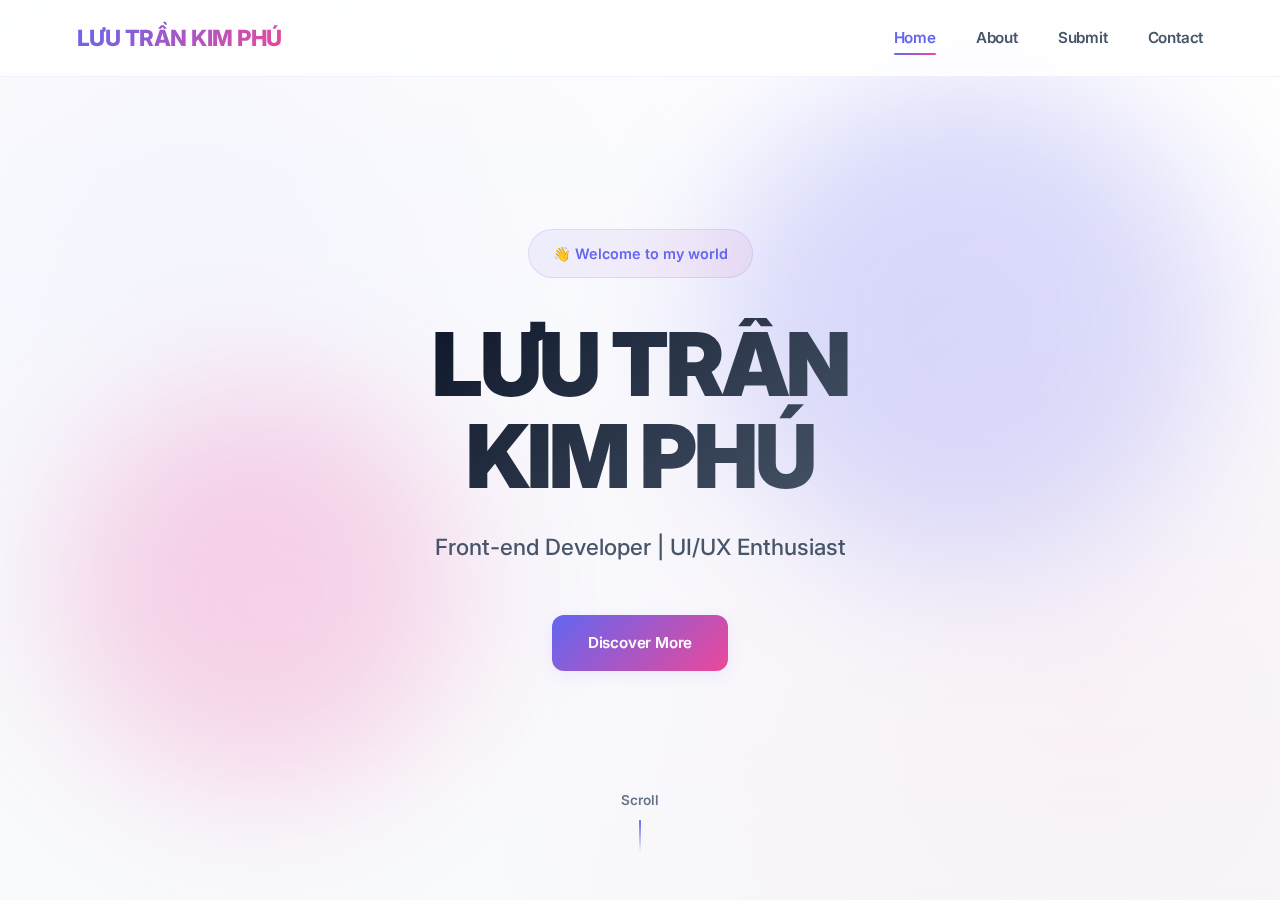
<file: src/main/webapp/index.html>
<!DOCTYPE html>
<html lang="vi">
<head>
    <meta charset="UTF-8" />
    <meta name="viewport" content="width=device-width, initial-scale=1" />
    <title>LƯU TRẦN KIM PHÚ - Portfolio</title>
    <link rel="stylesheet" href="css/global.css" />
</head>
<body class="home">

<!-- Custom Cursor -->
<div class="cursor"></div>
<div class="cursor-follower"></div>

<!-- Navbar -->
<nav class="navbar">
    <div class="logo">LƯU TRẦN KIM PHÚ</div>
    <ul>
        <li><a href="index.html" class="active">Home</a></li>
        <li><a href="about.html">About</a></li>
        <li><a href="submit.html">Submit</a></li>
        <li><a href="contact.html">Contact</a></li>
    </ul>
</nav>

<!-- Animated Orbs -->
<div class="orb orb-1"></div>
<div class="orb orb-2"></div>

<!-- Hero Section -->
<section class="hero-bgHome">
    <div class="hero-text">
        <div class="hero-badge">👋 Welcome to my world</div>
        <h1>LƯU TRẦN<br>KIM PHÚ</h1>
        <p>Front-end Developer | UI/UX Enthusiast</p>
        <a href="about.html" class="btn">Discover More</a>
    </div>
    <div class="scroll-indicator">
        <span>Scroll</span>
    </div>
</section>

<script>
    // Custom Cursor
    const cursor = document.querySelector('.cursor');
    const cursorFollower = document.querySelector('.cursor-follower');

    let mouseX = 0, mouseY = 0;
    let followerX = 0, followerY = 0;

    document.addEventListener('mousemove', (e) => {
        mouseX = e.clientX;
        mouseY = e.clientY;

        cursor.style.left = mouseX + 'px';
        cursor.style.top = mouseY + 'px';
    });

    function animateFollower() {
        followerX += (mouseX - followerX) * 0.1;
        followerY += (mouseY - followerY) * 0.1;

        cursorFollower.style.left = followerX + 'px';
        cursorFollower.style.top = followerY + 'px';

        requestAnimationFrame(animateFollower);
    }
    animateFollower();

    // Navbar scroll effect
    window.addEventListener('scroll', () => {
        const navbar = document.querySelector('.navbar');
        if (window.scrollY > 50) {
            navbar.classList.add('scrolled');
        } else {
            navbar.classList.remove('scrolled');
        }
    });

    // Hover effects on links
    const links = document.querySelectorAll('a, button');
    links.forEach(link => {
        link.addEventListener('mouseenter', () => {
            cursor.style.transform = 'translate(-50%, -50%) scale(1.5)';
            cursorFollower.style.transform = 'translate(-50%, -50%) scale(1.5)';
        });
        link.addEventListener('mouseleave', () => {
            cursor.style.transform = 'translate(-50%, -50%) scale(1)';
            cursorFollower.style.transform = 'translate(-50%, -50%) scale(1)';
        });
    });
</script>

</body>
</html>
</file>
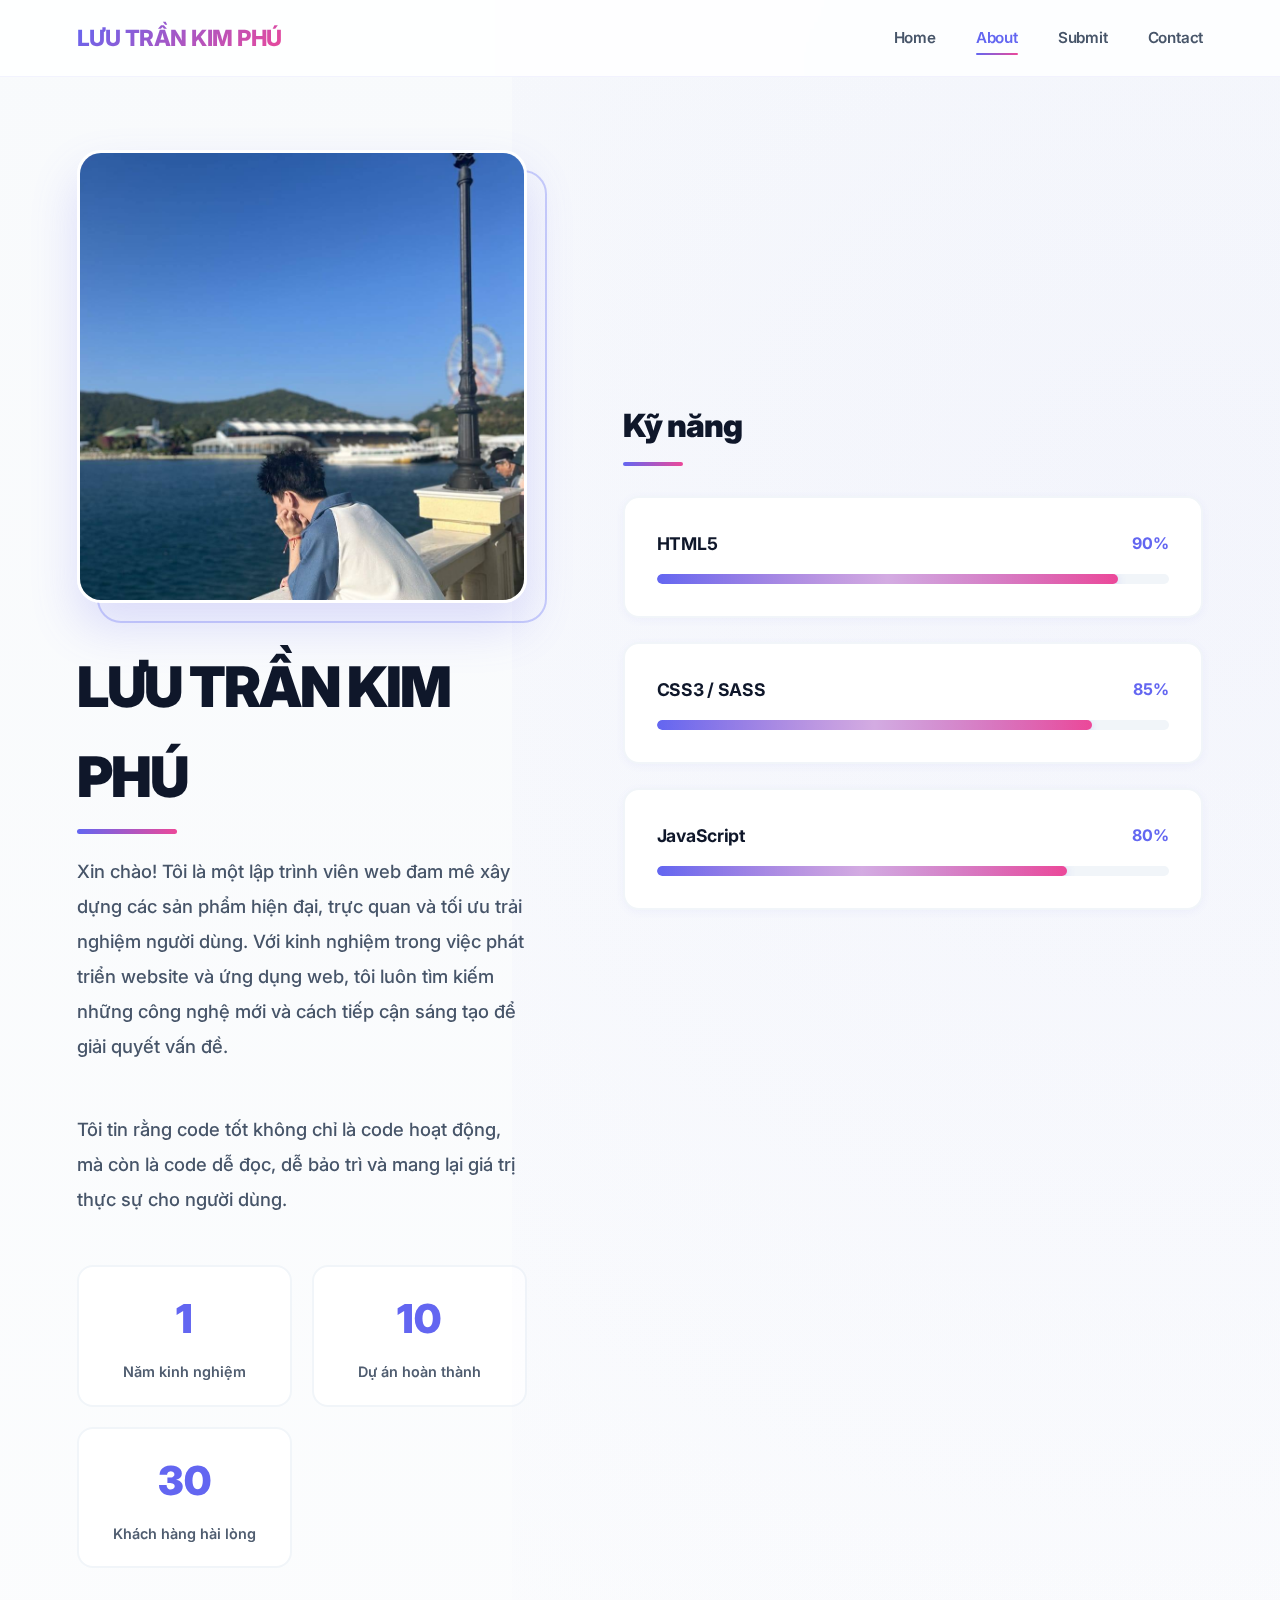
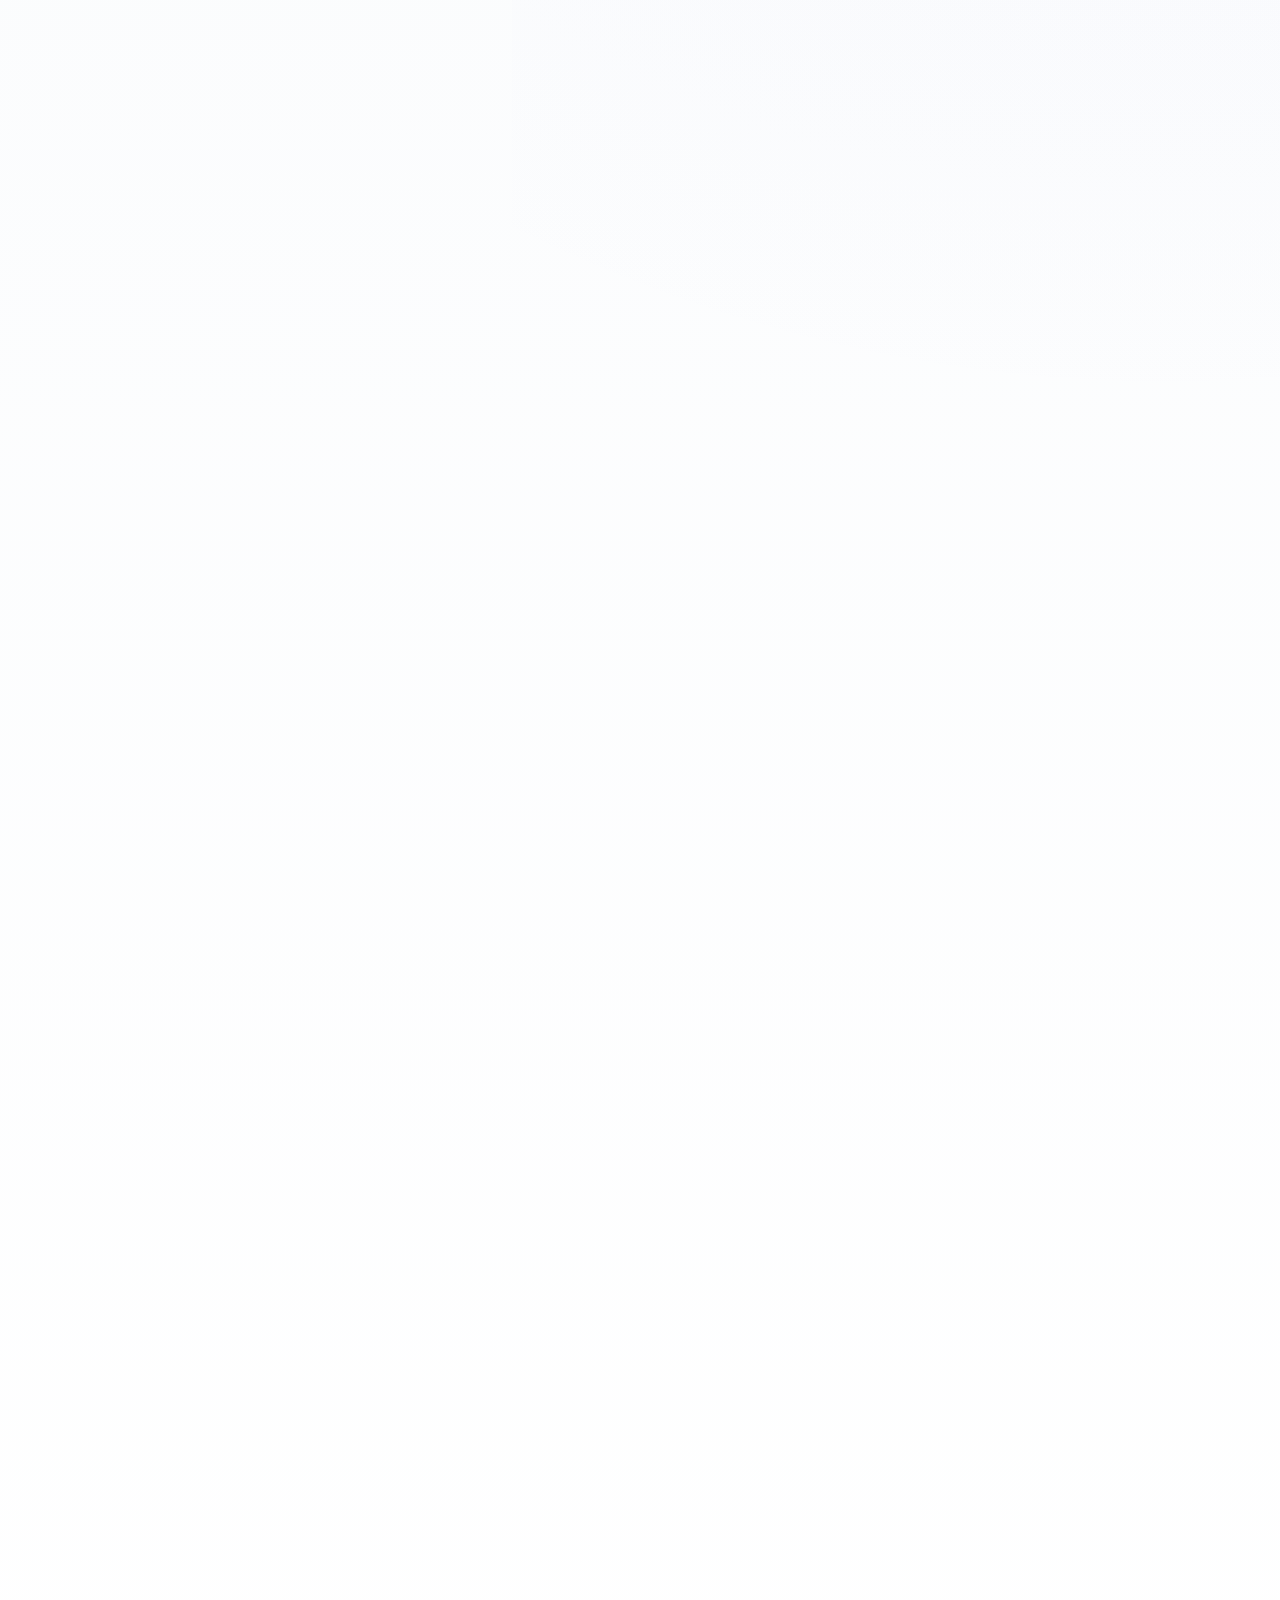
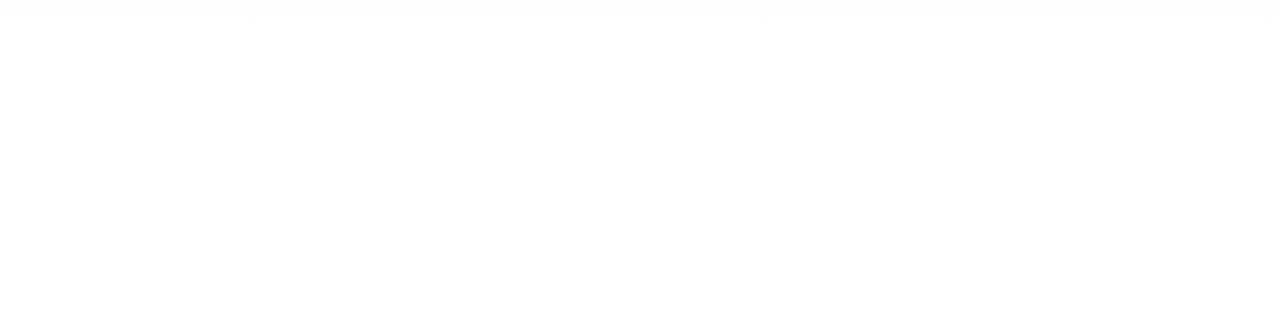
<file: src/main/webapp/about.html>
<!DOCTYPE html>
<html lang="vi">
<head>
    <meta charset="UTF-8" />
    <meta name="viewport" content="width=device-width, initial-scale=1" />
    <title>About Me - LƯU TRẦN KIM PHÚ</title>
    <link rel="stylesheet" href="css/global.css" />
    <style>
        /* Bổ sung styles không làm ảnh hưởng CSS gốc */
        .intro-wrapper {
            display: flex;
            gap: 40px;
            margin-bottom: 60px;
            align-items: flex-start;
            flex-wrap: wrap;
        }

        .intro-wrapper .avatar-box {
            flex: 0 0 auto;
        }

        .intro-wrapper .text {
            flex: 1;
            min-width: 300px;
        }

        .stats-grid {
            display: grid;
            grid-template-columns: repeat(auto-fit, minmax(150px, 1fr));
            gap: 20px;
            margin: 30px 0;
        }

        .stat-card {
            text-align: center;
            padding: 20px;
            background: var(--bg-white);
            border: 2px solid var(--bg-lighter);
            border-radius: var(--radius-lg);
            transition: all 0.3s ease;
        }

        .stat-card:hover {
            transform: translateY(-5px);
            border-color: var(--primary);
            box-shadow: var(--shadow-md);
        }

        .stat-number {
            font-size: 2.5rem;
            font-weight: 900;
            color: var(--primary);
            display: block;
            margin-bottom: 8px;
        }

        .stat-label {
            font-size: 0.9rem;
            color: var(--text-gray);
            font-weight: 600;
        }

        .section-block {
            margin-bottom: 60px;
            opacity: 0;
            transform: translateY(30px);
            transition: all 0.8s ease;
        }

        .section-block.visible {
            opacity: 1;
            transform: translateY(0);
        }

        .section-heading {
            font-size: 2rem;
            font-weight: 900;
            color: var(--text-dark);
            margin-bottom: 30px;
            position: relative;
            padding-bottom: 15px;
            letter-spacing: -1px;
        }

        .section-heading::after {
            content: '';
            position: absolute;
            bottom: 0;
            left: 0;
            width: 60px;
            height: 4px;
            background: linear-gradient(90deg, var(--primary), var(--secondary));
            border-radius: 2px;
        }

        .timeline {
            position: relative;
            padding-left: 40px;
        }

        .timeline::before {
            content: '';
            position: absolute;
            left: 0;
            top: 0;
            bottom: 0;
            width: 2px;
            background: linear-gradient(180deg, var(--primary), var(--secondary));
        }

        .timeline-card {
            position: relative;
            margin-bottom: 30px;
            padding: 20px;
            background: var(--bg-white);
            border: 2px solid var(--bg-lighter);
            border-radius: var(--radius-lg);
            transition: all 0.3s ease;
        }

        .timeline-card:hover {
            transform: translateX(10px);
            border-color: var(--primary-light);
            box-shadow: var(--shadow-md);
        }

        .timeline-card::before {
            content: '';
            position: absolute;
            left: -48px;
            top: 25px;
            width: 14px;
            height: 14px;
            background: var(--primary);
            border-radius: 50%;
            border: 3px solid var(--bg-white);
            box-shadow: 0 0 0 3px var(--bg-lighter);
        }

        .timeline-date {
            color: var(--primary);
            font-weight: 700;
            font-size: 0.9rem;
            margin-bottom: 8px;
        }

        .timeline-title {
            font-size: 1.3rem;
            font-weight: 800;
            color: var(--text-dark);
            margin-bottom: 6px;
            letter-spacing: -0.5px;
        }

        .timeline-subtitle {
            color: var(--text-gray);
            font-weight: 600;
            margin-bottom: 10px;
        }

        .timeline-desc {
            color: var(--text-gray);
            line-height: 1.7;
            font-weight: 500;
        }

        .interests-grid {
            display: grid;
            grid-template-columns: repeat(auto-fit, minmax(200px, 1fr));
            gap: 20px;
        }

        .interest-item {
            padding: 25px;
            background: var(--bg-white);
            border: 2px solid var(--bg-lighter);
            border-radius: var(--radius-lg);
            text-align: center;
            transition: all 0.3s ease;
        }

        .interest-item:hover {
            transform: translateY(-8px);
            border-color: var(--primary-light);
            box-shadow: var(--shadow-md);
        }

        .interest-icon {
            font-size: 2.5rem;
            margin-bottom: 12px;
            display: block;
        }

        .interest-name {
            font-size: 1.1rem;
            font-weight: 700;
            color: var(--text-dark);
            margin-bottom: 8px;
            letter-spacing: -0.3px;
        }

        .interest-desc {
            color: var(--text-gray);
            font-size: 0.9rem;
            font-weight: 500;
            line-height: 1.5;
        }

        @media (max-width: 768px) {
            .intro-wrapper {
                flex-direction: column;
                align-items: center;
                text-align: center;
            }

            .section-heading {
                font-size: 1.6rem;
            }

            .timeline {
                padding-left: 30px;
            }

            .timeline-card::before {
                left: -38px;
            }
        }
    </style>
</head>
<body class="about">

<!-- Custom Cursor -->
<div class="cursor"></div>
<div class="cursor-follower"></div>

<!-- Navbar -->
<nav class="navbar">
    <div class="logo">LƯU TRẦN KIM PHÚ</div>
    <ul>
        <li><a href="index.html">Home</a></li>
        <li><a href="about.html" class="active">About</a></li>
        <li><a href="submit.html">Submit</a></li>
        <li><a href="contact.html">Contact</a></li>
    </ul>
</nav>

<!-- About Section -->
<section class="about-section">
    <div class="container">
        <!-- Giới thiệu -->
        <div class="intro-wrapper">
            <div class="avatar-box">
                <img src="image/AvtUser.jpg" alt="Avatar" class="avatar">
            </div>
            <div class="text">
                <h2>LƯU TRẦN KIM PHÚ</h2>
                <p>
                    Xin chào! Tôi là một lập trình viên web đam mê xây dựng
                    các sản phẩm hiện đại, trực quan và tối ưu trải nghiệm người dùng.
                    Với kinh nghiệm trong việc phát triển website và ứng dụng web,
                    tôi luôn tìm kiếm những công nghệ mới và cách tiếp cận sáng tạo
                    để giải quyết vấn đề.
                </p>
                <p>
                    Tôi tin rằng code tốt không chỉ là code hoạt động, mà còn là code dễ
                    đọc, dễ bảo trì và mang lại giá trị thực sự cho người dùng.
                </p>

                <!-- Thống kê -->
                <div class="stats-grid">
                    <div class="stat-card">
                        <span class="stat-number">1</span>
                        <span class="stat-label">Năm kinh nghiệm</span>
                    </div>
                    <div class="stat-card">
                        <span class="stat-number">10</span>
                        <span class="stat-label">Dự án hoàn thành</span>
                    </div>
                    <div class="stat-card">
                        <span class="stat-number">30</span>
                        <span class="stat-label">Khách hàng hài lòng</span>
                    </div>
                </div>
            </div>
        </div>

        <!-- Kỹ năng -->
        <div class="section-block">
            <h2 class="section-heading">Kỹ năng</h2>
            <div class="skills">
                <div class="skill">
                    <div class="skill-header">
                        <span>HTML5</span>
                        <span>90%</span>
                    </div>
                    <div class="bar"><div class="fill" style="--w:90%"></div></div>
                </div>
                <div class="skill">
                    <div class="skill-header">
                        <span>CSS3 / SASS</span>
                        <span>85%</span>
                    </div>
                    <div class="bar"><div class="fill" style="--w:85%"></div></div>
                </div>
                <div class="skill">
                    <div class="skill-header">
                        <span>JavaScript</span>
                        <span>80%</span>
                    </div>
                    <div class="bar"><div class="fill" style="--w:80%"></div></div>
                </div>
                <div class="skill">
                    <div class="skill-header">
                        <span>React.js</span>
                        <span>75%</span>
                    </div>
                    <div class="bar"><div class="fill" style="--w:75%"></div></div>
                </div>
                <div class="skill">
                    <div class="skill-header">
                        <span>Node.js</span>
                        <span>70%</span>
                    </div>
                    <div class="bar"><div class="fill" style="--w:70%"></div></div>
                </div>
                <div class="skill">
                    <div class="skill-header">
                        <span>Git / GitHub</span>
                        <span>85%</span>
                    </div>
                    <div class="bar"><div class="fill" style="--w:85%"></div></div>
                </div>
            </div>
        </div>

        <!-- Học vấn -->
        <div class="section-block">
            <h2 class="section-heading">Học vấn</h2>
            <div class="timeline">
                <div class="timeline-card">
                    <div class="timeline-date">2020 - 2024</div>
                    <div class="timeline-title">Kỹ Sư Công nghệ Thông tin</div>
                    <div class="timeline-subtitle">Đại học Sư Phạm Kỹ Thuật TP.HCM</div>
                    <div class="timeline-desc">
                        Chuyên ngành Kỹ Thuật Dữ Liệu. GPA: 3.24/4.0.
                        Tham gia nhiều dự án nhóm và cuộc thi lập trình.
                    </div>
                </div>
                <div class="timeline-card">
                    <div class="timeline-date">2023</div>
                    <div class="timeline-title">SQL CHALLENGE</div>
                    <div class="timeline-subtitle">Online Course - Udemy</div>
                    <div class="timeline-desc">
                        Hoàn thành khóa học SQL Challenge với đánh giá xuất sắc,
                        làm quen và thực hành các kỹ năng truy vấn, quản lý và tối ưu cơ sở dữ liệu.
                    </div>
                </div>
            </div>
        </div>

        <!-- Kinh nghiệm -->
        <div class="section-block">
            <h2 class="section-heading">Kinh nghiệm làm việc</h2>
            <div class="timeline">
                <div class="timeline-card">
                    <div class="timeline-date">2021 - 2022</div>
                    <div class="timeline-title">Freelance Web Developer</div>
                    <div class="timeline-subtitle">Self-employed</div>
                    <div class="timeline-desc">
                        Nhận các dự án freelance về thiết kế và phát triển website.
                        Làm việc trực tiếp với khách hàng để hiểu và đáp ứng nhu cầu của họ.
                    </div>
                </div>
            </div>
        </div>

        <!-- Sở thích -->
        <div class="section-block">
            <h2 class="section-heading">Sở thích & Đam mê</h2>
            <div class="interests-grid">
                <div class="interest-item">
                    <span class="interest-icon">💻</span>
                    <div class="interest-name">Coding</div>
                    <div class="interest-desc">
                        Đam mê lập trình và học hỏi công nghệ mới mỗi ngày
                    </div>
                </div>
                <div class="interest-item">
                    <span class="interest-icon">🎨</span>
                    <div class="interest-name">UI/UX Design</div>
                    <div class="interest-desc">
                        Yêu thích thiết kế giao diện đẹp mắt và trải nghiệm người dùng tốt
                    </div>
                </div>
                <div class="interest-item">
                    <span class="interest-icon">📚</span>
                    <div class="interest-name">Đọc sách</div>
                    <div class="interest-desc">
                        Đọc sách về công nghệ, phát triển bản thân và khởi nghiệp
                    </div>
                </div>
                <div class="interest-item">
                    <span class="interest-icon">🎵</span>
                    <div class="interest-name">Âm nhạc</div>
                    <div class="interest-desc">
                        Thích nghe nhạc khi làm việc, đặc biệt là lo-fi và chill music
                    </div>
                </div>
                <div class="interest-item">
                    <span class="interest-icon">✈️</span>
                    <div class="interest-name">Du lịch</div>
                    <div class="interest-desc">
                        Khám phá những nơi mới và trải nghiệm văn hóa khác nhau
                    </div>
                </div>
                <div class="interest-item">
                    <span class="interest-icon">☕</span>
                    <div class="interest-name">Cà phê</div>
                    <div class="interest-desc">
                        Coffee lover - nơi tốt nhất để làm việc và sáng tạo
                    </div>
                </div>
            </div>
        </div>
    </div>
</section>

<script>
    // Custom Cursor
    const cursor = document.querySelector('.cursor');
    const cursorFollower = document.querySelector('.cursor-follower');

    if (cursor && cursorFollower) {
        let mouseX = 0, mouseY = 0;
        let followerX = 0, followerY = 0;

        document.addEventListener('mousemove', (e) => {
            mouseX = e.clientX;
            mouseY = e.clientY;
            cursor.style.left = mouseX + 'px';
            cursor.style.top = mouseY + 'px';
        });

        function animateFollower() {
            followerX += (mouseX - followerX) * 0.1;
            followerY += (mouseY - followerY) * 0.1;
            cursorFollower.style.left = followerX + 'px';
            cursorFollower.style.top = followerY + 'px';
            requestAnimationFrame(animateFollower);
        }
        animateFollower();
    }

    // Navbar scroll effect
    window.addEventListener('scroll', () => {
        const navbar = document.querySelector('.navbar');
        if (navbar) {
            if (window.scrollY > 50) {
                navbar.classList.add('scrolled');
            } else {
                navbar.classList.remove('scrolled');
            }
        }
    });

    // Hover effects on links
    const links = document.querySelectorAll('a, button');
    links.forEach(link => {
        link.addEventListener('mouseenter', () => {
            if (cursor && cursorFollower) {
                cursor.style.transform = 'translate(-50%, -50%) scale(1.5)';
                cursorFollower.style.transform = 'translate(-50%, -50%) scale(1.5)';
            }
        });
        link.addEventListener('mouseleave', () => {
            if (cursor && cursorFollower) {
                cursor.style.transform = 'translate(-50%, -50%) scale(1)';
                cursorFollower.style.transform = 'translate(-50%, -50%) scale(1)';
            }
        });
    });

    // Animate skills on scroll
    const skillObserver = new IntersectionObserver((entries) => {
        entries.forEach(entry => {
            if (entry.isIntersecting) {
                entry.target.style.opacity = '1';
                entry.target.style.transform = 'translateX(0)';
            }
        });
    }, { threshold: 0.1 });

    document.querySelectorAll('.skill').forEach(skill => {
        skill.style.opacity = '0';
        skill.style.transform = 'translateX(-30px)';
        skill.style.transition = 'all 0.6s ease';
        skillObserver.observe(skill);
    });

    // Animate sections on scroll
    const sectionObserver = new IntersectionObserver((entries) => {
        entries.forEach(entry => {
            if (entry.isIntersecting) {
                entry.target.classList.add('visible');
            }
        });
    }, { threshold: 0.1 });

    document.querySelectorAll('.section-block').forEach(section => {
        sectionObserver.observe(section);
    });

    // Animate stats counter
    const statNumbers = document.querySelectorAll('.stat-number');
    let hasAnimated = false;

    const statsObserver = new IntersectionObserver((entries) => {
        entries.forEach(entry => {
            if (entry.isIntersecting && !hasAnimated) {
                hasAnimated = true;
                statNumbers.forEach(stat => {
                    const target = parseInt(stat.textContent);
                    let current = 0;
                    const increment = target / 50;
                    const timer = setInterval(() => {
                        current += increment;
                        if (current >= target) {
                            stat.textContent = target + '+';
                            clearInterval(timer);
                        } else {
                            stat.textContent = Math.floor(current) + '+';
                        }
                    }, 30);
                });
            }
        });
    }, { threshold: 0.5 });

    const statsGrid = document.querySelector('.stats-grid');
    if (statsGrid) {
        statsObserver.observe(statsGrid);
    }
</script>

</body>
</html>
</file>
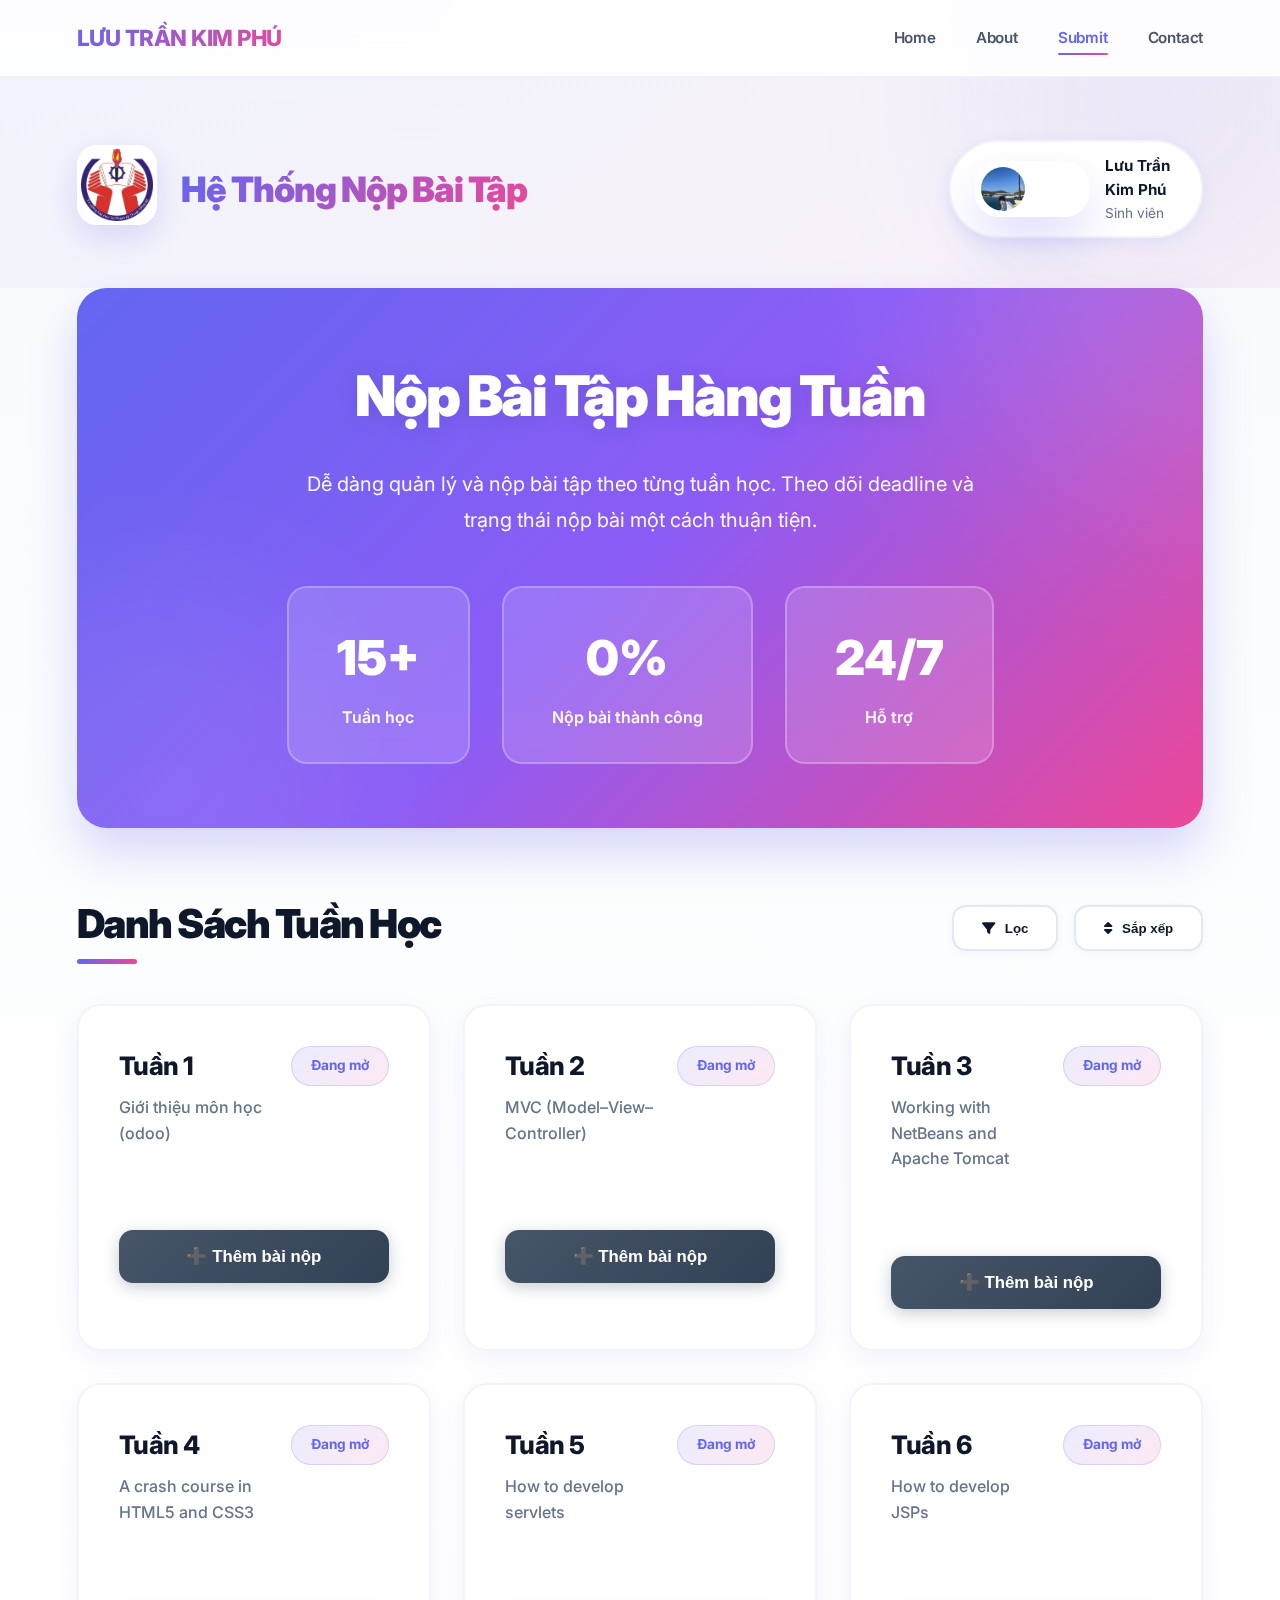
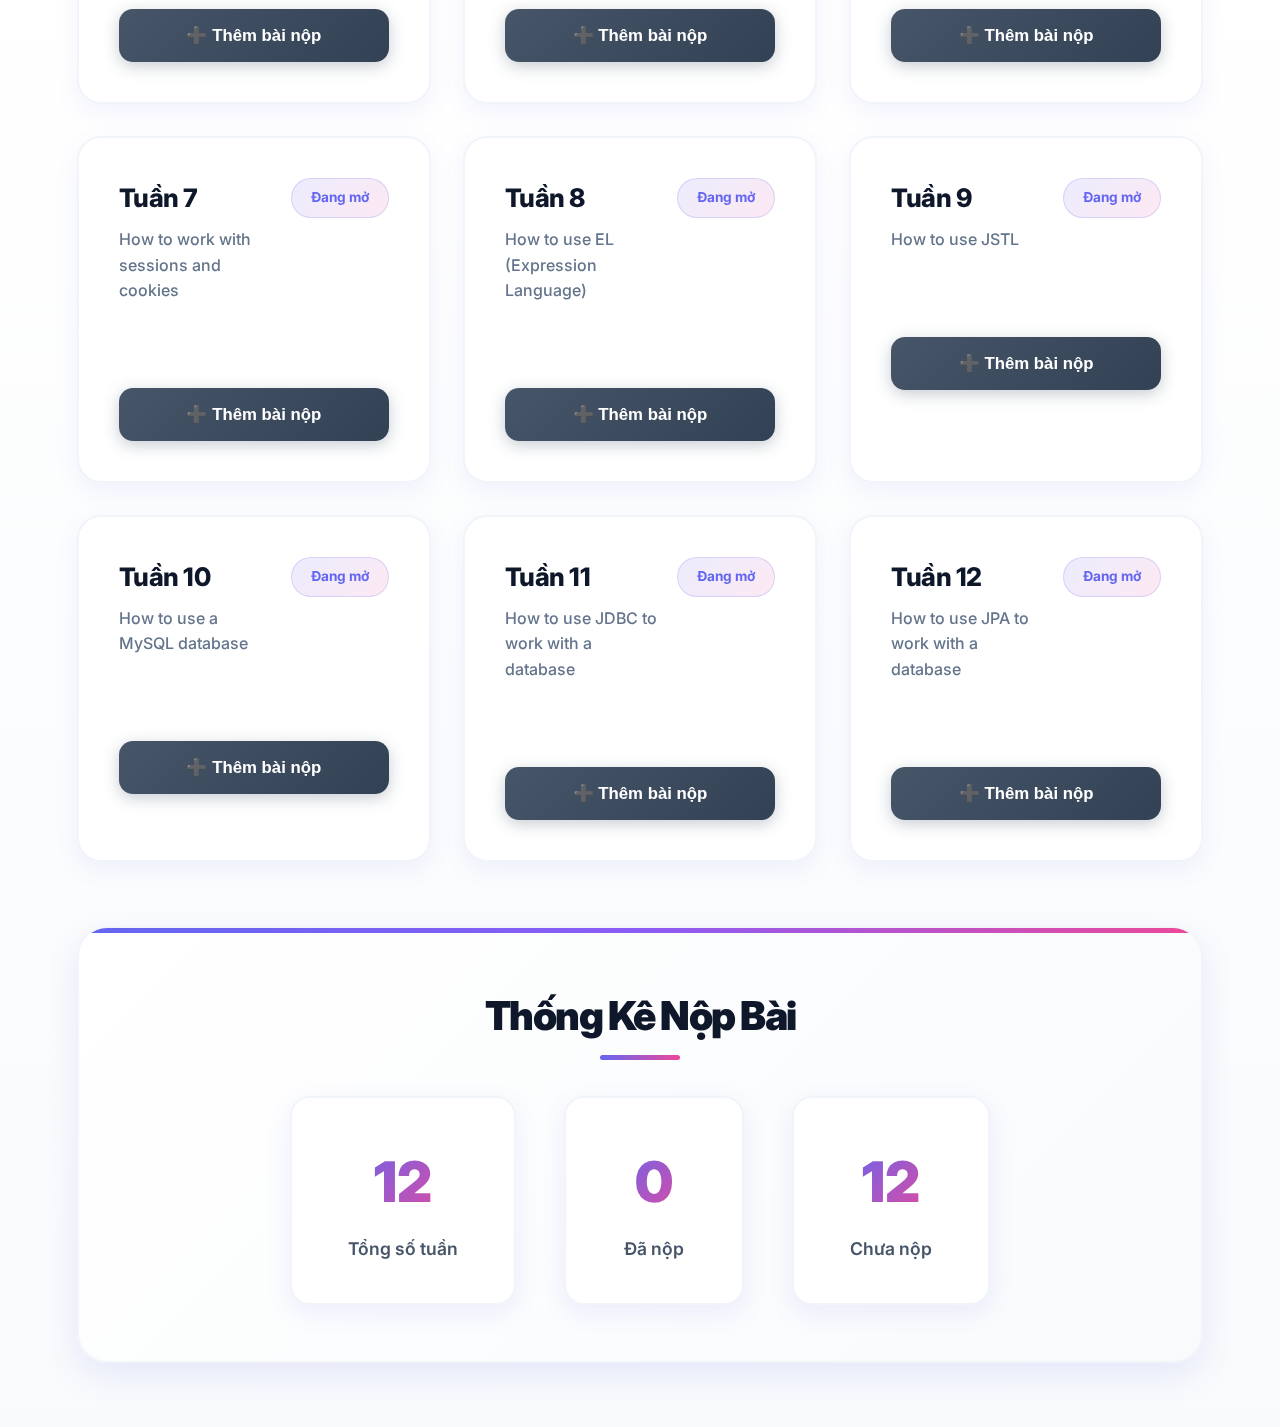
<file: src/main/webapp/submit.html>
<!DOCTYPE html>
<html lang="vi">
<head>
    <meta charset="UTF-8" />
    <meta name="viewport" content="width=device-width, initial-scale=1" />
    <title>Hệ Thống Nộp Bài Tập Hàng Tuần</title>
    <link rel="stylesheet" href="https://cdnjs.cloudflare.com/ajax/libs/font-awesome/6.4.0/css/all.min.css" />
    <link rel="stylesheet" href="css/global.css" />
</head>
<body class="submit">
<!-- Navbar -->
<nav class="navbar">
    <div class="logo">LƯU TRẦN KIM PHÚ</div>
    <ul>
        <li><a href="index.html">Home</a></li>
        <li><a href="about.html">About</a></li>
        <li><a href="submit.html" class="active">Submit</a></li>
        <li><a href="contact.html">Contact</a></li>
    </ul>
</nav>

<!-- Header -->
<header class="header">
    <div class="container">
        <div class="header-content">
            <div class="logo-section">
                <div class="logo">
                    <img src="image/Logo.jpg" alt="Logo hệ thống" />
                </div>
                <div>
                    <h1>Hệ Thống Nộp Bài Tập</h1>
                </div>
            </div>
            <div class="user-section">
                <div class="avatar">
                    <img src="image/AvtUser.jpg" alt="Avatar" />
                </div>
                <div class="user-info">
                    <div class="user-name">Lưu Trần Kim Phú</div>
                    <div class="user-role">Sinh viên</div>
                </div>
            </div>
        </div>
    </div>
</header>

<!-- Main -->
<main class="container main">
    <!-- Hero Section -->
    <div class="hero-bg01">
        <div class="hero-content">
            <h2>Nộp Bài Tập Hàng Tuần</h2>
            <p>
                Dễ dàng quản lý và nộp bài tập theo từng tuần học. Theo dõi deadline và trạng thái nộp bài một cách thuận tiện.
            </p>
            <div class="hero-stats">
                <div class="stat-box">
                    <div class="stat-value">15+</div>
                    <div class="stat-label">Tuần học</div>
                </div>
                <div class="stat-box">
                    <div class="stat-value" id="submissionRate">0%</div>
                    <div class="stat-label">Nộp bài thành công</div>
                </div>
                <div class="stat-box">
                    <div class="stat-value">24/7</div>
                    <div class="stat-label">Hỗ trợ</div>
                </div>
            </div>
        </div>
    </div>

    <!-- Weeks Section -->
    <div class="weeks-section">
        <div class="weeks-header">
            <h3>Danh Sách Tuần Học</h3>
            <div class="filters">
                <div class="filter-container">
                    <button class="filter-btn" id="filterBtn">
                        <i class="fas fa-filter"></i>Lọc
                    </button>
                    <div class="filter-menu hidden">
                        <ul class="filter-list">
                            <li><button onclick="filterByStatus('all')">Tất cả</button></li>
                            <li><button onclick="filterByStatus('submitted')">Đã nộp</button></li>
                            <li><button onclick="filterByStatus('not-submitted')">Chưa nộp</button></li>
                        </ul>
                        <div class="divider"></div>
                        <div class="filter-week-select">
                            <label for="weekSelect">Chọn tuần</label>
                            <select id="weekSelect" onchange="filterByWeek(this.value)">
                                <option value="all">Tất cả</option>
                                <option value="1">Tuần 1</option>
                                <option value="2">Tuần 2</option>
                                <option value="3">Tuần 3</option>
                                <option value="4">Tuần 4</option>
                                <option value="5">Tuần 5</option>
                                <option value="6">Tuần 6</option>
                                <option value="7">Tuần 7</option>
                                <option value="8">Tuần 8</option>
                                <option value="9">Tuần 9</option>
                                <option value="10">Tuần 10</option>
                                <option value="11">Tuần 11</option>
                                <option value="12">Tuần 12</option>
                            </select>
                        </div>
                    </div>
                </div>

                <div class="sort-container">
                    <button class="sort-btn" id="sortBtn">
                        <i class="fas fa-sort"></i>Sắp xếp
                    </button>
                    <div class="sort-menu hidden">
                        <ul class="sort-list">
                            <li><button onclick="sortBy('weekAsc')">Tuần tăng dần</button></li>
                            <li><button onclick="sortBy('weekDesc')">Tuần giảm dần</button></li>
                            <li><button onclick="sortBy('statusSubmittedFirst')">Đã nộp lên trên</button></li>
                            <li><button onclick="sortBy('statusNotSubmittedFirst')">Chưa nộp lên trên</button></li>
                        </ul>
                    </div>
                </div>
            </div>
        </div>

        <!-- Grid -->
        <div class="weeks-grid">
            <!-- Week 1-9 cards -->
            <div class="week-card" id="week-1-card" data-week="1">
                <div class="week-header">
                    <div>
                        <h4>Tuần 1</h4>
                        <p>Giới thiệu môn học (odoo)</p>
                    </div>
                    <span id="week-1-badge" class="badge">Đang mở</span>
                </div>

                <!-- 🔹 Danh sách bài nộp sẽ hiển thị tại đây -->
                <div class="submission-list" id="week-1-list"></div>

                <!-- 🔹 Nút thêm bài nộp -->
                <div class="actions">
                    <button id="week-1-add" class="add-btn" onclick="openSubmissionModal(1)">
                        ➕ Thêm bài nộp
                    </button>
                </div>
            </div>

            <div class="week-card" id="week-2-card" data-week="2">
                <div class="week-header">
                    <div>
                        <h4>Tuần 2</h4>
                        <p>MVC (Model–View–Controller)</p>
                    </div>
                    <span id="week-2-badge" class="badge">Đang mở</span>
                </div>
                <!-- 🔹 Danh sách bài nộp sẽ hiển thị ở đây -->
                <div class="submission-list" id="week-2-list"></div>

                <!-- 🔹 Nút thêm bài nộp -->
                <div class="actions">
                    <button id="week-2-add" class="add-btn" onclick="openSubmissionModal(2)">
                        ➕ Thêm bài nộp
                    </button>
                </div>
            </div>

            <div class="week-card" id="week-3-card" data-week="3">
                <div class="week-header">
                    <div>
                        <h4>Tuần 3</h4>
                        <p>Working with NetBeans and Apache Tomcat</p>
                    </div>
                    <span id="week-3-badge" class="badge">Đang mở</span>
                </div>
                <!-- 🔹 Danh sách bài nộp sẽ hiển thị ở đây -->
                <div class="submission-list" id="week-3-list"></div>

                <!-- 🔹 Nút thêm bài nộp -->
                <div class="actions">
                    <button id="week-3-add" class="add-btn" onclick="openSubmissionModal(3)">
                        ➕ Thêm bài nộp
                    </button>
                </div>
            </div>

            <div class="week-card" id="week-4-card" data-week="4">
                <div class="week-header">
                    <div>
                        <h4>Tuần 4</h4>
                        <p>A crash course in HTML5 and CSS3</p>
                    </div>
                    <span id="week-4-badge" class="badge">Đang mở</span>
                </div>
                <!-- 🔹 Danh sách bài nộp sẽ hiển thị ở đây -->
                <div class="submission-list" id="week-4-list"></div>

                <!-- 🔹 Nút thêm bài nộp -->
                <div class="actions">
                    <button id="week-4-add" class="add-btn" onclick="openSubmissionModal(4)">
                        ➕ Thêm bài nộp
                    </button>
                </div>
            </div>

            <div class="week-card" id="week-5-card" data-week="5">
                <div class="week-header">
                    <div>
                        <h4>Tuần 5</h4>
                        <p>How to develop servlets</p>
                    </div>
                    <span id="week-5-badge" class="badge">Đang mở</span>
                </div>
                <!-- 🔹 Danh sách bài nộp sẽ hiển thị ở đây -->
                <div class="submission-list" id="week-5-list"></div>

                <!-- 🔹 Nút thêm bài nộp -->
                <div class="actions">
                    <button id="week-5-add" class="add-btn" onclick="openSubmissionModal(5)">
                        ➕ Thêm bài nộp
                    </button>
                </div>
            </div>

            <div class="week-card" id="week-6-card" data-week="6">
                <div class="week-header">
                    <div>
                        <h4>Tuần 6</h4>
                        <p>How to develop JSPs</p>
                    </div>
                    <span id="week-6-badge" class="badge">Đang mở</span>
                </div>
                <!-- 🔹 Danh sách bài nộp sẽ hiển thị ở đây -->
                <div class="submission-list" id="week-6-list"></div>

                <!-- 🔹 Nút thêm bài nộp -->
                <div class="actions">
                    <button id="week-6-add" class="add-btn" onclick="openSubmissionModal(6)">
                        ➕ Thêm bài nộp
                    </button>
                </div>
            </div>

            <div class="week-card" id="week-7-card" data-week="7">
                <div class="week-header">
                    <div>
                        <h4>Tuần 7</h4>
                        <p>How to work with sessions and cookies</p>
                    </div>
                    <span id="week-7-badge" class="badge">Đang mở</span>
                </div>
                <!-- 🔹 Danh sách bài nộp sẽ hiển thị ở đây -->
                <div class="submission-list" id="week-7-list"></div>

                <!-- 🔹 Nút thêm bài nộp -->
                <div class="actions">
                    <button id="week-7-add" class="add-btn" onclick="openSubmissionModal(7)">
                        ➕ Thêm bài nộp
                    </button>
                </div>
            </div>

            <div class="week-card" id="week-8-card" data-week="8">
                <div class="week-header">
                    <div>
                        <h4>Tuần 8</h4>
                        <p>How to use EL (Expression Language)</p>
                    </div>
                    <span id="week-8-badge" class="badge">Đang mở</span>
                </div>
                <!-- 🔹 Danh sách bài nộp sẽ hiển thị ở đây -->
                <div class="submission-list" id="week-8-list"></div>

                <!-- 🔹 Nút thêm bài nộp -->
                <div class="actions">
                    <button id="week-8-add" class="add-btn" onclick="openSubmissionModal(8)">
                        ➕ Thêm bài nộp
                    </button>
                </div>
            </div>

            <div class="week-card" id="week-9-card" data-week="9">
                <div class="week-header">
                    <div>
                        <h4>Tuần 9</h4>
                        <p>How to use JSTL</p>
                    </div>
                    <span id="week-9-badge" class="badge">Đang mở</span>
                </div>

                <!-- 🔹 Danh sách bài nộp sẽ hiển thị ở đây -->
                <div class="submission-list" id="week-9-list"></div>
                <!-- 🔹 Nút thêm bài nộp -->
                <div class="actions">
                    <button id="week-9-add" class="add-btn" onclick="openSubmissionModal(9)">
                        ➕ Thêm bài nộp
                    </button>
                </div>
            </div>

            <div class="week-card" id="week-10-card" data-week="10">
                <div class="week-header">
                    <div>
                        <h4>Tuần 10</h4>
                        <p>How to use a MySQL database</p>
                    </div>
                    <span id="week-10-badge" class="badge">Đang mở</span>
                </div>

                <!-- 🔹 Danh sách bài nộp sẽ hiển thị ở đây -->
                <div class="submission-list" id="week-10-list"></div>
                <!-- 🔹 Nút thêm bài nộp -->
                <div class="actions">
                    <button id="week-10-add" class="add-btn" onclick="openSubmissionModal(10)">
                        ➕ Thêm bài nộp
                    </button>
                </div>
            </div>

            <div class="week-card" id="week-11-card" data-week="11">
                <div class="week-header">
                    <div>
                        <h4>Tuần 11</h4>
                        <p>How to use JDBC to work with a database</p>
                    </div>
                    <span id="week-11-badge" class="badge">Đang mở</span>
                </div>

                <!-- 🔹 Danh sách bài nộp sẽ hiển thị ở đây -->
                <div class="submission-list" id="week-11-list"></div>
                <!-- 🔹 Nút thêm bài nộp -->
                <div class="actions">
                    <button id="week-11-add" class="add-btn" onclick="openSubmissionModal(11)">
                        ➕ Thêm bài nộp
                    </button>
                </div>
            </div>

            <div class="week-card" id="week-12-card" data-week="12">
                <div class="week-header">
                    <div>
                        <h4>Tuần 12</h4>
                        <p>How to use JPA to work with a database</p>
                    </div>
                    <span id="week-12-badge" class="badge">Đang mở</span>
                </div>

                <!-- 🔹 Danh sách bài nộp sẽ hiển thị ở đây -->
                <div class="submission-list" id="week-12-list"></div>
                <!-- 🔹 Nút thêm bài nộp -->
                <div class="actions">
                    <button id="week-12-add" class="add-btn" onclick="openSubmissionModal(12)">
                        ➕ Thêm bài nộp
                    </button>
                </div>
            </div>
        </div>
    </div>

    <!-- Statistics -->
    <div class="statistics">
        <h3>Thống Kê Nộp Bài</h3>
        <div class="stats-grid">
            <div class="stat total">
                <div id="totalWeeks">12</div>
                <div>Tổng số tuần</div>
            </div>
            <div class="stat submitted">
                <div id="submittedCount">0</div>
                <div>Đã nộp</div>
            </div>
            <div class="stat not-submitted">
                <div id="notSubmittedCount">12</div>
                <div>Chưa nộp</div>
            </div>
        </div>
    </div>
</main>

<!-- Modal -->
<div id="submissionModal" class="modal hidden">
    <div class="modal-content">
        <div class="modal-header">
            <h3>Nộp bài tập</h3>
            <p id="modalWeekLabel">Tuần ?</p>
        </div>

        <form id="submissionForm" onsubmit="event.preventDefault(); submitAssignment();">
            <input type="hidden" id="weekNumber" />
            <div class="form-group">
                <label for="studentName">Tên sinh viên</label>
                <input type="text" id="studentName" placeholder="Nhập tên của bạn" required />
            </div>
            <div class="form-group">
                <label for="studentId">Vui lòng nhập MSSV</label>
                <input type="text" id="studentId" placeholder="Nhập MSSV" required />
            </div>
            <div class="form-group">
                <label for="exerciseName">Tên bài / Bài số:</label>
                <input type="text" id="exerciseName" name="exercise_name" placeholder="VD: Bài 1 - Mảng" required />
            </div>
            <div class="form-group">
                <label for="note">Ghi chú</label>
                <textarea id="note" placeholder="Ghi chú thêm (nếu có)"></textarea>
            </div>
            <div class="form-group">
                <label for="projectLink">🔗 Link Render của bài làm:</label>
                <input
                        type="url"
                        id="projectLink"
                        name="project_link"
                        placeholder="https://your-project.onrender.com (tùy chọn)"
                        class="form-control"
                        required
                />
            </div>

            <!-- Khu vực upload file (tách riêng ra) -->
            <div class="upload-container" id="dropZone" ondragover="handleDragOver(event)" ondragleave="handleDragLeave(event)" ondrop="handleDrop(event)">
                <i class="fas fa-cloud-upload-alt"></i>
                <p>Kéo thả hoặc chọn file để upload</p>
                <div class="note">Chấp nhận: PDF, DOCX, ZIP (Tối đa 10MB)</div>
                <input type="file" id="fileInput" name="file" accept=".pdf,.doc,.docx,.zip" />
            </div>

            <!-- Hiển thị tên file riêng biệt (tách khỏi tiêu đề bài) -->
            <p id="fileStatus" style="color: green; font-size: 0.9em; margin-top: 8px;"></p>

        <div class="modal-footer">
            <button class="cancel" onclick="closeModal()">Hủy</button>
            <button class="submit" onclick="submitAssignment()">Nộp bài</button>
        </div>
        </form>
    </div>
</div>

<!-- Toast -->
<div id="successToast" class="toast hidden">
    <i class="fas fa-check-circle"></i> <span id="toastMsg">Nộp bài thành công!</span>
</div>

<script src="script/script.js"></script>
</body>
</html>
</file>
<file: src/main/webapp/css/global.css>
/* ================== MODERN PORTFOLIO 2025 - UNIFIED DESIGN ================== */

@import url('https://fonts.googleapis.com/css2?family=Inter:wght@400;500;600;700;800;900&display=swap');

* {
    margin: 0;
    padding: 0;
    box-sizing: border-box;
}

:root {
    /* Primary Palette - Vibrant & Professional */
    --primary: #6366f1;
    --primary-dark: #4f46e5;
    --primary-light: #818cf8;
    --secondary: #ec4899;
    --secondary-light: #f472b6;
    --accent: #8b5cf6;

    /* Background Colors */
    --bg-white: #ffffff;
    --bg-light: #f8fafc;
    --bg-lighter: #f1f5f9;
    --bg-card: #ffffff;

    /* Text Colors */
    --text-dark: #0f172a;
    --text-gray: #475569;
    --text-light: #64748b;
    --text-lighter: #94a3b8;

    /* Status Colors */
    --success: #10b981;
    --warning: #f59e0b;
    --error: #ef4444;
    --info: #3b82f6;

    /* Shadows */
    --shadow-sm: 0 2px 8px rgba(99, 102, 241, 0.06);
    --shadow-md: 0 4px 16px rgba(99, 102, 241, 0.1);
    --shadow-lg: 0 12px 32px rgba(99, 102, 241, 0.15);
    --shadow-xl: 0 24px 48px rgba(99, 102, 241, 0.2);

    /* Border Radius */
    --radius-sm: 8px;
    --radius-md: 12px;
    --radius-lg: 16px;
    --radius-xl: 24px;
    --radius-full: 9999px;

    /* Transitions */
    --transition-fast: 0.2s cubic-bezier(0.4, 0, 0.2, 1);
    --transition-base: 0.3s cubic-bezier(0.4, 0, 0.2, 1);
    --transition-slow: 0.5s cubic-bezier(0.4, 0, 0.2, 1);
}

body {
    font-family: 'Inter', -apple-system, BlinkMacSystemFont, sans-serif;
    background: var(--bg-white);
    color: var(--text-dark);
    overflow-x: hidden;
    line-height: 1.6;
    -webkit-font-smoothing: antialiased;
    -moz-osx-font-smoothing: grayscale;
}

html {
    scroll-behavior: smooth;
}

/* ================== CUSTOM CURSOR ================== */
/* body {
    cursor: none;
}

.cursor {
    width: 16px;
    height: 16px;
    border: 2px solid var(--primary);
    border-radius: 50%;
    position: fixed;
    pointer-events: none;
    z-index: 9999;
    transition: all 0.12s ease;
    transform: translate(-50%, -50%);
    mix-blend-mode: difference;
}

.cursor-follower {
    width: 40px;
    height: 40px;
    border: 2px solid var(--primary-light);
    border-radius: 50%;
    position: fixed;
    pointer-events: none;
    z-index: 9998;
    transition: all 0.25s cubic-bezier(0.165, 0.84, 0.44, 1);
    transform: translate(-50%, -50%);
    opacity: 0.5;
} *\

/* ================== NAVBAR - UNIFIED DESIGN ================== */
.navbar {
    position: fixed;
    top: 0;
    width: 100%;
    padding: 1.25rem 6%;
    display: flex;
    justify-content: space-between;
    align-items: center;
    background: rgba(255, 255, 255, 0.85);
    backdrop-filter: blur(20px) saturate(180%);
    z-index: 1000;
    border-bottom: 1px solid rgba(99, 102, 241, 0.08);
    transition: all var(--transition-base);
}

.navbar.scrolled {
    padding: 1rem 6%;
    background: rgba(255, 255, 255, 0.95);
    box-shadow: var(--shadow-md);
    border-bottom-color: rgba(99, 102, 241, 0.12);
}

.navbar .logo {
    font-size: 1.4rem;
    font-weight: 800;
    background: linear-gradient(135deg, var(--primary), var(--secondary));
    -webkit-background-clip: text;
    -webkit-text-fill-color: transparent;
    background-clip: text;
    letter-spacing: -0.5px;
    position: relative;
    transition: all var(--transition-base);
}

.navbar .logo::after {
    content: '';
    position: absolute;
    bottom: -4px;
    left: 0;
    width: 0;
    height: 3px;
    background: linear-gradient(90deg, var(--primary), var(--secondary));
    border-radius: 2px;
    transition: width var(--transition-base);
}

.navbar .logo:hover::after {
    width: 100%;
}

.navbar ul {
    display: flex;
    list-style: none;
    gap: 2.5rem;
    align-items: center;
}

.navbar ul li a {
    color: var(--text-gray);
    text-decoration: none;
    font-weight: 600;
    font-size: 0.95rem;
    position: relative;
    transition: all var(--transition-base);
    padding: 0.5rem 0;
    letter-spacing: -0.2px;
}

.navbar ul li a::before {
    content: '';
    position: absolute;
    bottom: 0;
    left: 0;
    width: 0;
    height: 2px;
    background: linear-gradient(90deg, var(--primary), var(--secondary));
    border-radius: 2px;
    transition: width var(--transition-base);
}

.navbar ul li a:hover,
.navbar ul li a.active {
    color: var(--primary);
    transform: translateY(-2px);
}

.navbar ul li a:hover::before,
.navbar ul li a.active::before {
    width: 100%;
}

/* ================== BUTTONS - UNIFIED ================== */
.btn, .btn-submit {
    display: inline-flex;
    align-items: center;
    justify-content: center;
    padding: 1rem 2.25rem;
    background: linear-gradient(135deg, var(--primary), var(--secondary));
    color: white;
    text-decoration: none;
    border-radius: var(--radius-md);
    font-weight: 600;
    font-size: 0.95rem;
    transition: all var(--transition-base);
    border: none;
    cursor: pointer;
    position: relative;
    overflow: hidden;
    box-shadow: var(--shadow-md);
    letter-spacing: -0.2px;
}

.btn::before, .btn-submit::before {
    content: '';
    position: absolute;
    top: 0;
    left: -100%;
    width: 100%;
    height: 100%;
    background: linear-gradient(90deg, transparent, rgba(255, 255, 255, 0.3), transparent);
    transition: left 0.6s ease;
}

.btn:hover::before, .btn-submit:hover::before {
    left: 100%;
}

.btn:hover, .btn-submit:hover {
    transform: translateY(-3px) scale(1.02);
    box-shadow: var(--shadow-lg);
}

.btn:active, .btn-submit:active {
    transform: translateY(-1px) scale(0.98);
}

/* ================== HOME PAGE ================== */
.home {
    background: linear-gradient(180deg, #ffffff 0%, var(--bg-light) 100%);
    position: relative;
    overflow: hidden;
    min-height: 100vh;
}

.home::before {
    content: '';
    position: absolute;
    top: 0;
    left: 0;
    width: 100%;
    height: 100%;
    background:
        radial-gradient(circle at 15% 25%, rgba(99, 102, 241, 0.06) 0%, transparent 50%),
        radial-gradient(circle at 85% 75%, rgba(236, 72, 153, 0.06) 0%, transparent 50%);
    pointer-events: none;
}

.hero-bgHome {
    min-height: 100vh;
    display: flex;
    align-items: center;
    justify-content: center;
    position: relative;
    padding: 0 6%;
}

.hero-text {
    text-align: center;
    max-width: 900px;
    z-index: 10;
}

.hero-badge {
    display: inline-flex;
    align-items: center;
    gap: 0.5rem;
    padding: 0.75rem 1.5rem;
    background: linear-gradient(135deg, rgba(99, 102, 241, 0.08), rgba(236, 72, 153, 0.08));
    border: 1px solid rgba(99, 102, 241, 0.15);
    color: var(--primary);
    border-radius: var(--radius-full);
    font-size: 0.9rem;
    font-weight: 600;
    margin-bottom: 2.5rem;
    animation: fadeInDown 0.6s ease;
    backdrop-filter: blur(10px);
}

.hero-text h1 {
    font-size: 5.5rem;
    font-weight: 900;
    margin-bottom: 1.5rem;
    letter-spacing: -3px;
    line-height: 1.05;
    background: linear-gradient(135deg, var(--text-dark) 0%, var(--text-gray) 100%);
    -webkit-background-clip: text;
    -webkit-text-fill-color: transparent;
    background-clip: text;
    animation: fadeInUp 0.8s ease 0.2s backwards;
}

.hero-text p {
    font-size: 1.4rem;
    margin-bottom: 3rem;
    color: var(--text-gray);
    font-weight: 500;
    animation: fadeInUp 0.8s ease 0.4s backwards;
    line-height: 1.8;
}

.hero-text .btn {
    animation: fadeInUp 0.8s ease 0.6s backwards;
}

/* Floating Orbs */
.orb {
    position: absolute;
    border-radius: 50%;
    filter: blur(70px);
    opacity: 0.25;
    animation: float 12s ease-in-out infinite;
    pointer-events: none;
}

.orb-1 {
    width: 500px;
    height: 500px;
    background: linear-gradient(135deg, var(--primary), var(--primary-light));
    top: 8%;
    right: 5%;
    animation-delay: 0s;
}

.orb-2 {
    width: 400px;
    height: 400px;
    background: linear-gradient(135deg, var(--secondary), var(--secondary-light));
    bottom: 12%;
    left: 5%;
    animation-delay: 4s;
}

@keyframes float {
    0%, 100% {
        transform: translate(0, 0) scale(1);
    }
    33% {
        transform: translate(45px, -45px) scale(1.1);
    }
    66% {
        transform: translate(-35px, 35px) scale(0.95);
    }
}

.scroll-indicator {
    position: absolute;
    bottom: 3rem;
    left: 50%;
    transform: translateX(-50%);
    display: flex;
    flex-direction: column;
    align-items: center;
    gap: 0.5rem;
    color: var(--text-light);
    font-size: 0.85rem;
    font-weight: 600;
    animation: bounce 2s infinite;
}

.scroll-indicator::after {
    content: '';
    width: 2px;
    height: 32px;
    background: linear-gradient(to bottom, var(--primary), transparent);
    border-radius: 2px;
}

@keyframes bounce {
    0%, 20%, 50%, 80%, 100% {
        transform: translateX(-50%) translateY(0);
    }
    40% {
        transform: translateX(-50%) translateY(-12px);
    }
    60% {
        transform: translateX(-50%) translateY(-6px);
    }
}

/* ================== ABOUT PAGE ================== */
.about {
    background: linear-gradient(180deg, var(--bg-light) 0%, #ffffff 100%);
    position: relative;
    min-height: 100vh;
}

.about::before {
    content: '';
    position: absolute;
    top: 0;
    right: 0;
    width: 60%;
    height: 100%;
    background: radial-gradient(circle at 85% 15%, rgba(99, 102, 241, 0.04) 0%, transparent 50%);
    pointer-events: none;
}

.about-section {
    min-height: 100vh;
    padding: 150px 6% 100px;
    display: flex;
    align-items: center;
    justify-content: center;
}

.about-section .container {
    max-width: 1400px;
    display: grid;
    grid-template-columns: 450px 1fr;
    gap: 6rem;
    align-items: center;
}

.avatar-box {
    position: relative;
}

.avatar {
    width: 100%;
    max-width: 450px;
    border-radius: var(--radius-xl);
    display: block;
    box-shadow: var(--shadow-xl);
    transition: all var(--transition-slow);
    border: 3px solid var(--bg-white);
}

.avatar:hover {
    transform: translateY(-12px) scale(1.02);
    box-shadow: 0 32px 64px rgba(99, 102, 241, 0.2);
}

.avatar-box::before {
    content: '';
    position: absolute;
    top: 20px;
    left: 20px;
    right: -20px;
    bottom: -20px;
    border: 2px solid var(--primary-light);
    border-radius: var(--radius-xl);
    z-index: -1;
    transition: all var(--transition-slow);
    opacity: 0.4;
}

.avatar-box:hover::before {
    top: 32px;
    left: 32px;
    opacity: 1;
}

.text {
    animation: fadeInRight 0.8s ease;
}

.text h2 {
    font-size: 3.5rem;
    margin-bottom: 2rem;
    color: var(--text-dark);
    font-weight: 900;
    letter-spacing: -2px;
    position: relative;
    display: inline-block;
}

.text h2::after {
    content: '';
    position: absolute;
    bottom: -12px;
    left: 0;
    width: 100px;
    height: 5px;
    background: linear-gradient(90deg, var(--primary), var(--secondary));
    border-radius: 3px;
}

.text p {
    font-size: 1.15rem;
    line-height: 1.9;
    margin-bottom: 3rem;
    color: var(--text-gray);
    font-weight: 500;
}

.text strong {
    color: var(--primary);
    font-weight: 700;
    background: linear-gradient(135deg, var(--primary), var(--secondary));
    -webkit-background-clip: text;
    -webkit-text-fill-color: transparent;
    background-clip: text;
}

.skills {
    display: flex;
    flex-direction: column;
    gap: 1.5rem;
}

.skill {
    background: var(--bg-white);
    padding: 2rem;
    border-radius: var(--radius-lg);
    transition: all var(--transition-base);
    border: 2px solid var(--bg-lighter);
    position: relative;
    overflow: hidden;
    box-shadow: var(--shadow-sm);
}

.skill::before {
    content: '';
    position: absolute;
    top: 0;
    left: 0;
    width: 100%;
    height: 100%;
    background: linear-gradient(135deg, rgba(99, 102, 241, 0.04), rgba(236, 72, 153, 0.04));
    opacity: 0;
    transition: opacity var(--transition-base);
}

.skill:hover {
    transform: translateX(12px);
    border-color: var(--primary-light);
    box-shadow: var(--shadow-md);
}

.skill:hover::before {
    opacity: 1;
}

.skill-header {
    display: flex;
    justify-content: space-between;
    align-items: center;
    margin-bottom: 1rem;
    position: relative;
    z-index: 1;
}

.skill-header span:first-child {
    font-weight: 700;
    font-size: 1.1rem;
    color: var(--text-dark);
    letter-spacing: -0.3px;
}

.skill-header span:last-child {
    font-size: 1rem;
    color: var(--primary);
    font-weight: 700;
}

.bar {
    width: 100%;
    height: 10px;
    background: var(--bg-lighter);
    border-radius: var(--radius-full);
    overflow: hidden;
    position: relative;
    z-index: 1;
}

.fill {
    height: 100%;
    background: linear-gradient(90deg, var(--primary), var(--secondary));
    border-radius: var(--radius-full);
    width: var(--w);
    animation: fillBar 1.5s cubic-bezier(0.165, 0.84, 0.44, 1);
    position: relative;
    box-shadow: 0 2px 8px rgba(99, 102, 241, 0.25);
}

.fill::after {
    content: '';
    position: absolute;
    top: 0;
    left: 0;
    width: 100%;
    height: 100%;
    background: linear-gradient(90deg, transparent, rgba(255, 255, 255, 0.5), transparent);
    animation: shimmer 2.5s infinite;
}

@keyframes fillBar {
    from { width: 0; }
    to { width: var(--w); }
}

@keyframes shimmer {
    0% { transform: translateX(-100%); }
    100% { transform: translateX(100%); }
}

/* ================== CONTACT PAGE ================== */
.contact-page {
    position: relative;
    min-height: 100vh;
    background: linear-gradient(180deg, #ffffff 0%, var(--bg-light) 100%);
}

.contact-page .bg-img {
    position: fixed;
    top: 0;
    left: 0;
    width: 100%;
    height: 100%;
    object-fit: cover;
    z-index: -1;
    opacity: 0.025;
    filter: blur(2px);
}

.contact-page::before {
    content: '';
    position: absolute;
    top: 0;
    left: 0;
    width: 100%;
    height: 100%;
    background:
        radial-gradient(circle at 25% 15%, rgba(99, 102, 241, 0.06) 0%, transparent 50%),
        radial-gradient(circle at 75% 85%, rgba(236, 72, 153, 0.06) 0%, transparent 50%);
    pointer-events: none;
}

.contact-section {
    min-height: 100vh;
    display: flex;
    align-items: center;
    justify-content: center;
    padding: 150px 6% 80px;
}

.contact-card {
    max-width: 700px;
    width: 100%;
    background: var(--bg-white);
    backdrop-filter: blur(20px);
    border-radius: var(--radius-xl);
    padding: 4rem;
    border: 2px solid rgba(99, 102, 241, 0.08);
    box-shadow: var(--shadow-xl);
    position: relative;
    overflow: hidden;
}

.contact-card::before {
    content: '';
    position: absolute;
    top: 0;
    left: 0;
    right: 0;
    height: 5px;
    background: linear-gradient(90deg, var(--primary), var(--secondary));
}

.contact-card h2 {
    font-size: 3.5rem;
    margin-bottom: 1rem;
    font-weight: 900;
    letter-spacing: -2px;
    background: linear-gradient(135deg, var(--primary), var(--secondary));
    -webkit-background-clip: text;
    -webkit-text-fill-color: transparent;
    background-clip: text;
    text-align: center;
}

.contact-card > p {
    color: var(--text-gray);
    margin-bottom: 3rem;
    font-size: 1.15rem;
    text-align: center;
    font-weight: 500;
}

form {
    display: flex;
    flex-direction: column;
    gap: 2rem;
}

.form-group {
    display: flex;
    flex-direction: column;
    gap: 0.75rem;
}

.form-group label {
    font-weight: 700;
    color: var(--text-dark);
    font-size: 0.95rem;
    letter-spacing: -0.2px;
}

.form-group input,
.form-group textarea {
    padding: 1.2rem 1.5rem;
    background: var(--bg-light);
    border: 2px solid var(--bg-lighter);
    border-radius: var(--radius-md);
    color: var(--text-dark);
    font-size: 1rem;
    transition: all var(--transition-base);
    font-family: inherit;
    font-weight: 500;
}

.form-group input:focus,
.form-group textarea:focus {
    outline: none;
    border-color: var(--primary);
    background: var(--bg-white);
    box-shadow: 0 0 0 4px rgba(99, 102, 241, 0.08);
    transform: translateY(-2px);
}

.form-group input::placeholder,
.form-group textarea::placeholder {
    color: var(--text-lighter);
}

.form-group textarea {
    resize: vertical;
    min-height: 150px;
}

.btn-submit {
    margin-top: 1rem;
    width: 100%;
    font-size: 1.05rem;
    padding: 1.3rem;
}

.btn-submit:disabled {
    opacity: 0.6;
    cursor: not-allowed;
    transform: none !important;
}

.success-message {
    background: linear-gradient(135deg, var(--success), #059669);
    color: white;
    padding: 1.3rem;
    border-radius: var(--radius-md);
    text-align: center;
    margin-top: 1.5rem;
    font-weight: 600;
    opacity: 0;
    transform: translateY(-10px);
    transition: all var(--transition-base);
    pointer-events: none;
    box-shadow: var(--shadow-md);
}

.success-message.show {
    opacity: 1;
    transform: translateY(0);
    pointer-events: auto;
}

/* ================== SUBMIT PAGE ================== */
.submit {
    background: linear-gradient(180deg, #f8fafc 0%, #ffffff 50%, #f8fafc 100%);
    min-height: 100vh;
}

/* Enhanced Header */
.header {
    background: linear-gradient(135deg, rgba(99, 102, 241, 0.05), rgba(236, 72, 153, 0.05));
    padding: 140px 6% 50px;
    position: relative;
    overflow: hidden;
}

.header::before {
    content: '';
    position: absolute;
    top: -50%;
    right: -10%;
    width: 500px;
    height: 500px;
    background: radial-gradient(circle, rgba(99, 102, 241, 0.08), transparent);
    border-radius: 50%;
    filter: blur(60px);
}

.header .container {
    max-width: 1400px;
    margin: 0 auto;
    position: relative;
    z-index: 1;
}

.header-content {
    display: flex;
    justify-content: space-between;
    align-items: center;
    gap: 2rem;
    flex-wrap: wrap;
}

.logo-section {
    display: flex;
    align-items: center;
    gap: 1.5rem;
}

.logo-section .logo {
    position: relative;
}

.logo-section .logo img {
    width: 80px;
    height: 80px;
    border-radius: 20px;
    box-shadow: 0 12px 32px rgba(99, 102, 241, 0.2);
    border: 4px solid #ffffff;
    transition: all 0.3s ease;
}

.logo-section .logo img:hover {
    transform: translateY(-5px) rotate(5deg);
    box-shadow: 0 20px 40px rgba(99, 102, 241, 0.3);
}

.logo-section h1 {
    font-size: 2.2rem;
    font-weight: 900;
    background: linear-gradient(135deg, #6366f1, #ec4899);
    -webkit-background-clip: text;
    -webkit-text-fill-color: transparent;
    letter-spacing: -1px;
}

.user-section {
    display: flex;
    align-items: center;
    gap: 1rem;
    background: #ffffff;
    padding: 0.75rem 1.5rem;
    border-radius: 50px;
    box-shadow: 0 4px 16px rgba(99, 102, 241, 0.1);
    border: 2px solid #f1f5f9;
}

.user-section .avatar {
    position: relative;
}

.user-section .avatar::before {
    content: '';
    position: absolute;
    inset: -3px;
    background: linear-gradient(135deg, #6366f1, #ec4899);
    border-radius: 50%;
    z-index: -1;
}

.user-section .avatar img {
    width: 50px;
    height: 50px;
    border-radius: 50%;
    border: 3px solid #ffffff;
    display: block;
}

.user-info {
    display: flex;
    flex-direction: column;
}

.user-name {
    font-weight: 700;
    color: #0f172a;
    font-size: 0.95rem;
}

.user-role {
    font-size: 0.85rem;
    color: #64748b;
}

/* Enhanced Hero Section */
.hero-bg01 {
    background: linear-gradient(135deg, #6366f1 0%, #8b5cf6 50%, #ec4899 100%);
    border-radius: 30px;
    padding: 4rem 3rem;
    margin: 0 6% 4rem;
    box-shadow: 0 24px 48px rgba(99, 102, 241, 0.25);
    position: relative;
    overflow: hidden;
}

.hero-bg01::before {
    content: '';
    position: absolute;
    top: -50%;
    right: -20%;
    width: 500px;
    height: 500px;
    background: rgba(255, 255, 255, 0.1);
    border-radius: 50%;
    filter: blur(100px);
}

.hero-bg01::after {
    content: '';
    position: absolute;
    bottom: -30%;
    left: -10%;
    width: 400px;
    height: 400px;
    background: rgba(255, 255, 255, 0.08);
    border-radius: 50%;
    filter: blur(80px);
}

.hero-content {
    position: relative;
    z-index: 1;
    text-align: center;
    color: white;
}

.hero-content h2 {
    font-size: 3.5rem;
    font-weight: 900;
    margin-bottom: 1.5rem;
    letter-spacing: -2px;
    text-shadow: 0 2px 20px rgba(0, 0, 0, 0.1);
}

.hero-content p {
    font-size: 1.25rem;
    margin-bottom: 3rem;
    opacity: 0.95;
    max-width: 700px;
    margin-left: auto;
    margin-right: auto;
    line-height: 1.8;
}

.hero-stats {
    display: flex;
    justify-content: center;
    gap: 2rem;
    flex-wrap: wrap;
}

.stat-box {
    background: rgba(255, 255, 255, 0.15);
    backdrop-filter: blur(20px);
    padding: 2rem 3rem;
    border-radius: 20px;
    border: 2px solid rgba(255, 255, 255, 0.25);
    transition: all 0.3s ease;
    min-width: 160px;
}

.stat-box:hover {
    background: rgba(255, 255, 255, 0.25);
    transform: translateY(-8px);
    box-shadow: 0 12px 32px rgba(0, 0, 0, 0.2);
}

.stat-value {
    font-size: 3rem;
    font-weight: 900;
    margin-bottom: 0.5rem;
}

.stat-label {
    font-size: 1rem;
    font-weight: 600;
    opacity: 0.95;
}

/* Enhanced Weeks Section */
.weeks-section {
    padding: 0 6%;
    margin-bottom: 4rem;
}

.weeks-header {
    display: flex;
    justify-content: space-between;
    align-items: center;
    margin-bottom: 2.5rem;
    flex-wrap: wrap;
    gap: 1.5rem;
}

.weeks-header h3 {
    font-size: 2.5rem;
    color: #0f172a;
    font-weight: 900;
    letter-spacing: -1.5px;
    position: relative;
    padding-bottom: 0.5rem;
}

.weeks-header h3::after {
    content: '';
    position: absolute;
    bottom: 0;
    left: 0;
    width: 60px;
    height: 5px;
    background: linear-gradient(90deg, #6366f1, #ec4899);
    border-radius: 3px;
}

.filters {
    display: flex;
    gap: 1rem;
}

.filter-container,
.sort-container {
    position: relative;
}

.filter-btn,
.sort-btn {
    background: #ffffff;
    border: 2px solid #e2e8f0;
    color: #0f172a;
    padding: 0.85rem 1.75rem;
    border-radius: 14px;
    font-weight: 600;
    cursor: pointer;
    display: flex;
    align-items: center;
    gap: 0.6rem;
    transition: all 0.3s ease;
    box-shadow: 0 2px 8px rgba(99, 102, 241, 0.06);
}

.filter-btn:hover,
.sort-btn:hover {
    background: linear-gradient(135deg, #6366f1, #ec4899);
    color: white;
    border-color: transparent;
    transform: translateY(-2px);
    box-shadow: 0 8px 24px rgba(99, 102, 241, 0.2);
}

.filter-menu,
.sort-menu {
    position: absolute;
    top: calc(100% + 0.5rem);
    right: 0;
    background: #ffffff;
    border-radius: 14px;
    box-shadow: 0 12px 32px rgba(99, 102, 241, 0.15);
    padding: 1rem;
    min-width: 200px;
    z-index: 100;
    border: 2px solid #f1f5f9;
}

.filter-menu.hidden,
.sort-menu.hidden {
    display: none;
}

.filter-list,
.sort-list {
    list-style: none;
    padding: 0;
    margin: 0;
}

.filter-list button,
.sort-list button {
    width: 100%;
    padding: 0.75rem 1rem;
    background: transparent;
    border: none;
    text-align: left;
    cursor: pointer;
    border-radius: 8px;
    transition: all 0.2s ease;
    font-weight: 600;
    color: #475569;
}

.filter-list button:hover,
.sort-list button:hover {
    background: linear-gradient(135deg, rgba(99, 102, 241, 0.1), rgba(236, 72, 153, 0.1));
    color: #6366f1;
}

.divider {
    height: 1px;
    background: #e2e8f0;
    margin: 0.75rem 0;
}

.filter-week-select {
    padding-top: 0.5rem;
}

.filter-week-select label {
    display: block;
    font-size: 0.85rem;
    font-weight: 700;
    color: #64748b;
    margin-bottom: 0.5rem;
}

.filter-week-select select {
    width: 100%;
    padding: 0.65rem;
    border: 2px solid #e2e8f0;
    border-radius: 8px;
    font-weight: 600;
    color: #0f172a;
    background: #f8fafc;
    cursor: pointer;
}

/* Enhanced Week Cards */
.weeks-grid {
    display: grid;
    grid-template-columns: repeat(auto-fill, minmax(300px, 1fr));
    gap: 2rem;
}

.week-card {
    background: #ffffff;
    border-radius: 24px;
    padding: 2.5rem;
    box-shadow: 0 8px 24px rgba(99, 102, 241, 0.08);
    border: 2px solid #f1f5f9;
    display: flex;
    flex-direction: column;
    gap: 1.5rem;
    transition: all 0.3s ease;
    position: relative;
    overflow: hidden;
}

.week-card.hidden {
    display: none;
}

.week-card::before {
    content: '';
    position: absolute;
    top: 0;
    left: 0;
    width: 6px;
    height: 100%;
    background: linear-gradient(180deg, #6366f1, #ec4899);
    opacity: 0;
    transition: opacity 0.3s ease;
}

.week-card:hover {
    transform: translateY(-8px) scale(1.02);
    box-shadow: 0 20px 48px rgba(99, 102, 241, 0.2);
    border-color: #6366f1;
}

.week-card:hover::before {
    opacity: 1;
}

.week-header {
    display: flex;
    justify-content: space-between;
    align-items: flex-start;
    gap: 1rem;
}

.week-header h4 {
    font-size: 1.6rem;
    font-weight: 800;
    color: #0f172a;
    letter-spacing: -0.5px;
    margin-bottom: 0.5rem;
}

.week-header p {
    font-size: 1rem;
    color: #64748b;
    font-weight: 500;
}

.badge {
    background: linear-gradient(135deg, rgba(99, 102, 241, 0.12), rgba(236, 72, 153, 0.12));
    color: #6366f1;
    font-size: 0.85rem;
    font-weight: 700;
    padding: 0.5rem 1.2rem;
    border-radius: 50px;
    white-space: nowrap;
    border: 1px solid rgba(99, 102, 241, 0.2);
}

.badge-submitted {
    background: linear-gradient(135deg, rgba(16, 185, 129, 0.12), rgba(5, 150, 105, 0.12));
    color: #059669;
    border-color: rgba(5, 150, 105, 0.2);
}

.week-card button {
    background: linear-gradient(135deg, #475569, #334155);
    color: white;
    border: none;
    padding: 1rem;
    font-size: 1.05rem;
    font-weight: 700;
    border-radius: 14px;
    cursor: pointer;
    display: flex;
    align-items: center;
    justify-content: center;
    gap: 0.7rem;
    transition: all 0.3s ease;
    box-shadow: 0 4px 16px rgba(71, 85, 105, 0.3);
}

.week-card button:hover {
    background: linear-gradient(135deg, #6366f1, #ec4899);
    transform: translateY(-3px);
    box-shadow: 0 12px 32px rgba(99, 102, 241, 0.4);
}

.btn-submitted {
    background: linear-gradient(135deg, #10b981, #059669) !important;
    cursor: not-allowed !important;
}

.btn-submitted:hover {
    transform: none !important;
}

/* Enhanced Statistics */
.statistics {
    background: linear-gradient(135deg, #ffffff, #f8fafc);
    padding: 3.5rem;
    border-radius: 30px;
    box-shadow: 0 12px 32px rgba(99, 102, 241, 0.12);
    margin: 0 6% 4rem;
    text-align: center;
    border: 2px solid #f1f5f9;
    position: relative;
    overflow: hidden;
}

.statistics::before {
    content: '';
    position: absolute;
    top: 0;
    left: 0;
    right: 0;
    height: 5px;
    background: linear-gradient(90deg, #6366f1, #8b5cf6, #ec4899);
}

.statistics h3 {
    font-size: 2.5rem;
    color: #0f172a;
    margin-bottom: 3rem;
    font-weight: 900;
    letter-spacing: -1.5px;
    position: relative;
    display: inline-block;
}

.statistics h3::after {
    content: '';
    position: absolute;
    bottom: -12px;
    left: 50%;
    transform: translateX(-50%);
    width: 80px;
    height: 5px;
    background: linear-gradient(90deg, #6366f1, #ec4899);
    border-radius: 3px;
}

.stats-grid {
    display: flex;
    justify-content: center;
    gap: 3rem;
    flex-wrap: wrap;
}

.stat {
    background: #ffffff;
    border-radius: 20px;
    padding: 2.5rem 3.5rem;
    min-width: 180px;
    box-shadow: 0 8px 24px rgba(99, 102, 241, 0.1);
    transition: all 0.3s ease;
    border: 2px solid #f1f5f9;
}

.stat:hover {
    transform: translateY(-8px);
    box-shadow: 0 16px 40px rgba(99, 102, 241, 0.2);
    border-color: #6366f1;
}

.stat div:first-child {
    font-size: 3.5rem;
    font-weight: 900;
    background: linear-gradient(135deg, #6366f1, #ec4899);
    -webkit-background-clip: text;
    -webkit-text-fill-color: transparent;
    margin-bottom: 0.5rem;
}

.stat div:last-child {
    font-size: 1.1rem;
    font-weight: 600;
    color: #475569;
}

/* Enhanced Modal */
.modal {
    position: fixed;
    top: 0;
    left: 0;
    width: 100%;
    height: 100%;
    background: rgba(15, 23, 42, 0.75);
    backdrop-filter: blur(16px);
    display: flex;
    justify-content: center;
    align-items: center;
    padding: 2rem;
    z-index: 1000;
    animation: fadeIn 0.3s ease;
}

.modal.hidden {
    display: none;
}

@keyframes fadeIn {
    from { opacity: 0; }
    to { opacity: 1; }
}

.modal-content {
    background: #ffffff;
    border-radius: 24px;
    max-width: 550px;
    width: 100%;
    max-height: 90vh;
    overflow-y: auto;
    padding: 0;
    box-shadow: 0 32px 80px rgba(99, 102, 241, 0.4);
    position: relative;
    animation: slideUp 0.5s cubic-bezier(0.34, 1.56, 0.64, 1);
}

@keyframes slideUp {
    from {
        opacity: 0;
        transform: translateY(50px) scale(0.95);
    }
    to {
        opacity: 1;
        transform: translateY(0) scale(1);
    }
}

.modal-content::before {
    content: '';
    position: absolute;
    top: 0;
    left: 0;
    right: 0;
    height: 8px;
    background: linear-gradient(90deg, #6366f1, #8b5cf6, #ec4899);
}

.modal-header {
    background: linear-gradient(135deg, rgba(99, 102, 241, 0.05), rgba(236, 72, 153, 0.05));
    padding: 2rem 2rem 1.5rem;
    text-align: center;
    position: relative;
}

.modal-header::before {
    content: '📝';
    font-size: 2.5rem;
    display: block;
    margin-bottom: 0.5rem;
}

.modal-header h3 {
    font-size: 1.8rem;
    color: #0f172a;
    font-weight: 900;
    margin-bottom: 0.5rem;
    letter-spacing: -0.5px;
}

.modal-header p {
    font-size: 1rem;
    color: #64748b;
    font-weight: 500;
}

#submissionForm {
    padding: 1.5rem 2rem;
    display: flex;
    flex-direction: column;
    gap: 1.25rem;
}

#submissionForm .form-group {
    display: flex;
    flex-direction: column;
    gap: 0.5rem;
}

#submissionForm .form-group label {
    font-weight: 700;
    color: #0f172a;
    font-size: 0.9rem;
    display: flex;
    align-items: center;
    gap: 0.5rem;
}

#submissionForm .form-group label::before {
    content: '•';
    color: #6366f1;
    font-size: 1.2rem;
}

#submissionForm .form-group input[type="text"],
#submissionForm .form-group input[type="email"],
#submissionForm .form-group textarea {
    padding: 0.85rem 1rem;
    border: 2px solid #e2e8f0;
    border-radius: 12px;
    font-size: 0.95rem;
    color: #0f172a;
    background: #f8fafc;
    transition: all 0.3s ease;
    font-weight: 500;
}

#submissionForm .form-group textarea {
    min-height: 70px;
    resize: vertical;
}

#submissionForm .form-group input:focus,
#submissionForm .form-group textarea:focus {
    outline: none;
    border-color: #6366f1;
    background: #ffffff;
    box-shadow: 0 0 0 3px rgba(99, 102, 241, 0.1);
    transform: translateY(-1px);
}

.upload-container {
    border: 2px dashed #cbd5e1;
    border-radius: 16px;
    padding: 2rem 1.5rem;
    text-align: center;
    cursor: pointer;
    position: relative;
    transition: all 0.3s ease;
    background: linear-gradient(135deg, rgba(99, 102, 241, 0.02), rgba(236, 72, 153, 0.02));
}

.upload-container:hover {
    border-color: #6366f1;
    background: linear-gradient(135deg, rgba(99, 102, 241, 0.08), rgba(236, 72, 153, 0.08));
    transform: scale(1.01);
}

.upload-container.dragover {
    border-color: #ec4899;
    background: linear-gradient(135deg, rgba(99, 102, 241, 0.12), rgba(236, 72, 153, 0.12));
    transform: scale(1.02);
}

.upload-container input[type="file"] {
    position: absolute;
    top: 0;
    left: 0;
    width: 100%;
    height: 100%;
    opacity: 0;
    cursor: pointer;
}

.upload-container i {
    font-size: 2.5rem;
    margin-bottom: 0.75rem;
    background: linear-gradient(135deg, #6366f1, #ec4899);
    -webkit-background-clip: text;
    -webkit-text-fill-color: transparent;
    display: block;
}

.upload-container p {
    font-size: 0.95rem;
    font-weight: 600;
    color: #0f172a;
    margin-bottom: 0.4rem;
}

.upload-container .note {
    font-size: 0.85rem;
    color: #64748b;
    font-weight: 500;
}

.file-name {
    margin-top: 0.75rem;
    padding: 0.6rem 1rem;
    background: linear-gradient(135deg, rgba(99, 102, 241, 0.08), rgba(236, 72, 153, 0.08));
    border-radius: 10px;
    color: #6366f1;
    font-weight: 600;
    font-size: 0.9rem;
    display: flex;
    align-items: center;
    gap: 0.5rem;
}

.file-name::before {
    content: '📎';
    font-size: 1rem;
}

.file-name.hidden {
    display: none;
}

.modal-footer {
    padding: 1.5rem 2rem 2rem;
    display: flex;
    gap: 1rem;
    background: #f8fafc;
}

.modal-footer button {
    flex: 1;
    padding: 0.9rem 1.5rem;
    font-size: 1rem;
    font-weight: 700;
    border-radius: 12px;
    border: none;
    cursor: pointer;
    transition: all 0.3s ease;
    display: flex;
    align-items: center;
    justify-content: center;
    gap: 0.5rem;
}

.modal-footer button.cancel {
    background: #ffffff;
    color: #64748b;
    border: 2px solid #e2e8f0;
}

.modal-footer button.cancel:hover {
    background: #f1f5f9;
    border-color: #cbd5e1;
    transform: translateY(-2px);
}

.modal-footer button.submit {
    background: linear-gradient(135deg, #6366f1, #ec4899);
    color: white;
    box-shadow: 0 4px 16px rgba(99, 102, 241, 0.3);
}

.modal-footer button.submit::before {
    content: '🚀';
    font-size: 1.1rem;
}

.modal-footer button.submit:hover {
    transform: translateY(-2px);
    box-shadow: 0 8px 24px rgba(99, 102, 241, 0.4);
}

.modal-footer button.submit:active {
    transform: translateY(0px);
}

/* Enhanced Toast */
.toast {
    position: fixed;
    bottom: 2rem;
    right: 2rem;
    background: linear-gradient(135deg, #10b981, #059669);
    color: white;
    padding: 1.5rem 2.5rem;
    border-radius: 20px;
    box-shadow: 0 12px 40px rgba(16, 185, 129, 0.4);
    font-weight: 700;
    display: flex;
    align-items: center;
    gap: 1rem;
    font-size: 1.05rem;
    animation: slideInRight 0.5s cubic-bezier(0.165, 0.84, 0.44, 1);
    z-index: 1001;
}

.toast.hidden {
    display: none;
}

.toast i {
    font-size: 1.5rem;
}

@keyframes slideInRight {
    from {
        opacity: 0;
        transform: translateX(100px);
    }
    to {
        opacity: 1;
        transform: translateX(0);
    }
}

/* ================== ANIMATIONS ================== */
@keyframes fadeInDown {
    from {
        opacity: 0;
        transform: translateY(-20px);
    }
    to {
        opacity: 1;
        transform: translateY(0);
    }
}

@keyframes fadeInUp {
    from {
        opacity: 0;
        transform: translateY(20px);
    }
    to {
        opacity: 1;
        transform: translateY(0);
    }
}

@keyframes fadeInRight {
    from {
        opacity: 0;
        transform: translateX(-30px);
    }
    to {
        opacity: 1;
        transform: translateX(0);
    }
}

/* ================== RESPONSIVE ================== */
@media (max-width: 768px) {
    .header {
        padding: 120px 5% 40px;
    }

    .header-content {
        flex-direction: column;
        text-align: center;
    }

    .logo-section h1 {
        font-size: 1.8rem;
    }

    .hero-bg01 {
        padding: 3rem 2rem;
        margin: 0 5% 3rem;
        border-radius: 20px;
    }

    .hero-content h2 {
        font-size: 2.5rem;
    }

    .hero-content p {
        font-size: 1.1rem;
    }

    .weeks-section {
        padding: 0 5%;
    }

    .weeks-grid {
        grid-template-columns: 1fr;
    }

    .statistics {
        margin: 0 5% 3rem;
        padding: 2.5rem;
    }

    .modal-content {
        margin: 1rem;
    }

    #submissionForm {
        padding: 2rem;
    }

    .about-section .container {
        grid-template-columns: 1fr;
        gap: 3rem;
    }

    .hero-text h1 {
        font-size: 3.5rem;
    }

    .navbar ul {
        gap: 1.5rem;
    }
}

/* ===== Submission Items - Enhanced Display ===== */
.submission-list {
  margin-top: 0.75rem;
  margin-bottom: 0.5rem;
  display: flex;
  flex-direction: column;
  gap: 0.5rem;
  max-height: 300px;
  overflow-y: auto;
  padding-right: 0.25rem;
}

.submission-list::-webkit-scrollbar {
  width: 4px;
}

.submission-list::-webkit-scrollbar-track {
  background: #f1f5f9;
  border-radius: 4px;
}

.submission-list::-webkit-scrollbar-thumb {
  background: #cbd5e1;
  border-radius: 4px;
}

.submission-list::-webkit-scrollbar-thumb:hover {
  background: #94a3b8;
}

.submission-item {
  background: #f8fafc;
  border: 1px solid #e2e8f0;
  border-radius: 8px;
  padding: 0.6rem;
  display: flex;
  flex-direction: column;
  gap: 0.4rem;
  transition: all 0.2s ease;
  position: relative;
}

.submission-item:hover {
  background: #f1f5f9;
  border-color: #cbd5e1;
}

/* Tiêu đề bài nộp */
.submission-title {
  font-size: 0.85rem;
  font-weight: 700;
  color: #0f172a;
  display: flex;
  align-items: center;
  gap: 0.3rem;
  margin-bottom: 0.3rem;
}

.submission-title strong {
  display: flex;
  align-items: center;
  gap: 0.3rem;
  letter-spacing: -0.2px;
}

/* Container cho các link */
.submission-links {
  display: flex;
  gap: 0.35rem;
  flex-wrap: nowrap;
}

/* Nút xem file */
.view-btn.file-link {
  flex: 1;
  background: #3b82f6;
  color: white;
  border: none;
  padding: 0.4rem 0.6rem;
  border-radius: 6px;
  font-size: 0.75rem;
  font-weight: 600;
  cursor: pointer;
  display: flex;
  align-items: center;
  justify-content: center;
  gap: 0.3rem;
  transition: all 0.2s ease;
  white-space: nowrap;
}

.view-btn.file-link:hover {
  background: #2563eb;
  transform: translateY(-1px);
}

/* Nút link render */
.view-btn.project-link {
  flex: 1;
  background: #8b5cf6;
  color: white;
  border: none;
  padding: 0.4rem 0.6rem;
  border-radius: 6px;
  font-size: 0.75rem;
  font-weight: 600;
  cursor: pointer;
  display: flex;
  align-items: center;
  justify-content: center;
  gap: 0.3rem;
  transition: all 0.2s ease;
  white-space: nowrap;
}

.view-btn.project-link:hover {
  background: #7c3aed;
  transform: translateY(-1px);
}

/* Nút xoá */
.delete-btn {
  width: 100%;
  background: #ef4444;
  color: white;
  border: none;
  border-radius: 6px;
  padding: 0.35rem 0.5rem;
  font-size: 0.75rem;
  font-weight: 600;
  cursor: pointer;
  display: flex;
  align-items: center;
  justify-content: center;
  gap: 0.3rem;
  transition: all 0.2s ease;
  margin-top: 0.15rem;
}

.delete-btn:hover {
  background: #dc2626;
  transform: translateY(-1px);
}

/* Nút thêm bài nộp */
.add-btn {
  width: 100%;
  background: linear-gradient(135deg, #10b981, #059669);
  color: white;
  border: none;
  padding: 0.85rem 1.25rem;
  border-radius: 12px;
  font-size: 1rem;
  font-weight: 700;
  cursor: pointer;
  display: flex;
  align-items: center;
  justify-content: center;
  gap: 0.6rem;
  transition: all 0.3s ease;
  box-shadow: 0 4px 16px rgba(16, 185, 129, 0.25);
  margin-top: 0.5rem;
}

.add-btn:hover {
  background: linear-gradient(135deg, #059669, #047857);
  transform: translateY(-2px);
  box-shadow: 0 6px 20px rgba(16, 185, 129, 0.35);
}

.add-btn:active {
  transform: translateY(0);
}

/* Actions container */
.actions {
  display: flex;
  justify-content: center;
  margin-top: 0.5rem;
}

/* Responsive cho mobile */
@media (max-width: 480px) {
  .submission-links {
    flex-direction: column;
  }

  .view-btn.file-link,
  .view-btn.project-link {
    min-width: 100%;
  }

  .submission-title {
    font-size: 0.95rem;
  }
}
</file>
